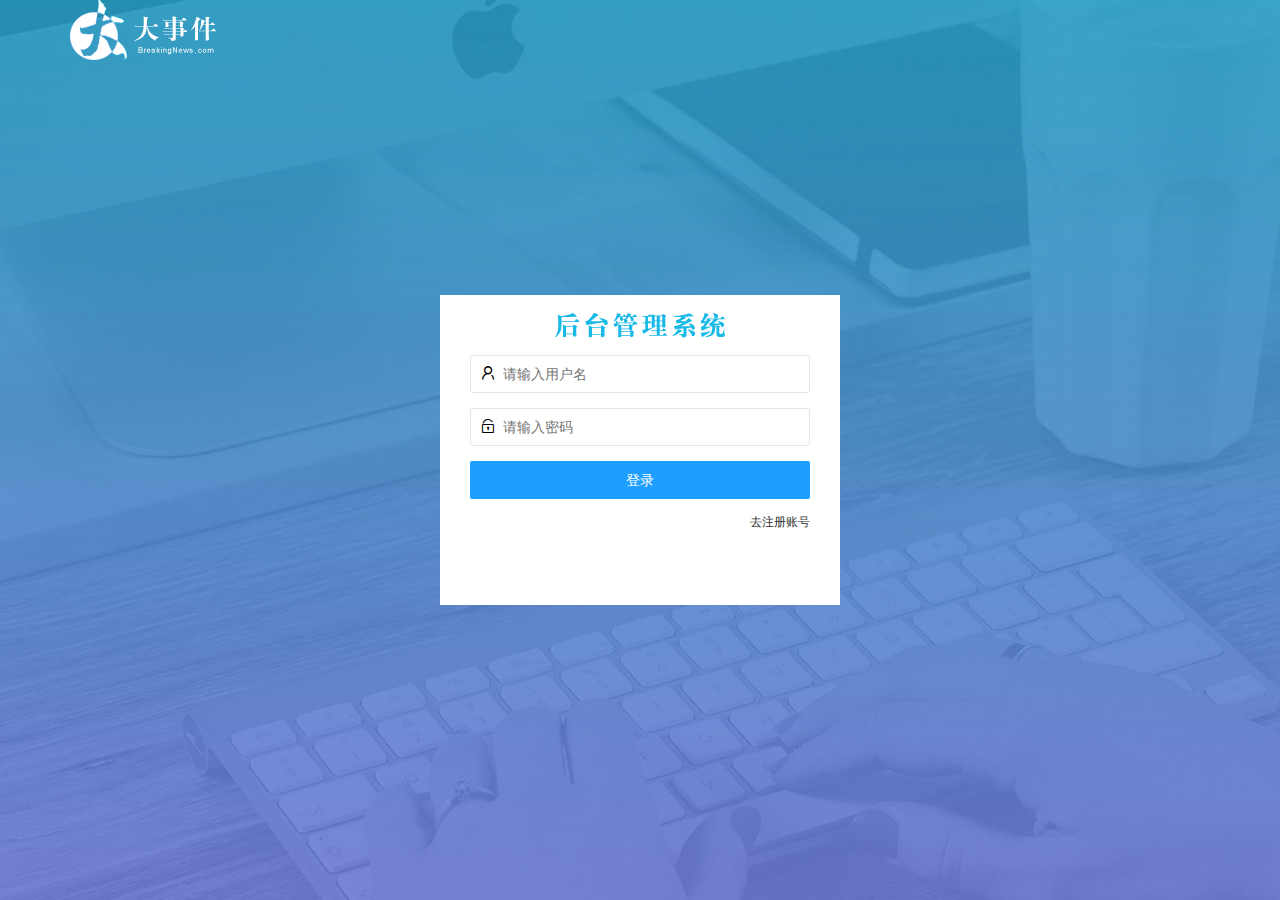
<file: login.html>
<!DOCTYPE html>
<html lang="en">

<head>
    <meta charset="UTF-8">
    <meta http-equiv="X-UA-Compatible" content="IE=edge">
    <meta name="viewport" content="width=device-width, initial-scale=1.0">
    <title>Document</title>
    <!-- 导入LayUI样式 -->
    <link rel="stylesheet" href="./assets/lib/layui/css/layui.css">
    <!-- 导入自定义样式 -->
    <link rel="stylesheet" href="./assets/css/login.css">
</head>

<body>
    <!-- 头部 logo 区域 -->
    <div class="layui-main">
        <img src="/assets/images/logo.png" alt="" />
    </div>
    
    <!-- 登录注册区域 -->
    <div class="loginAndRegBox">
        <!-- 登录标题 -->
        <div class="title-box"></div>
        <!-- 登录 -->
        <div class="login-box">
            <form class="layui-form" action="" id='form_login'>
                <!-- 用户名 -->
                <div class="layui-form-item">
                    <i class="layui-icon layui-icon-username"></i>
                    <input type="text" name="username" required lay-verify="required" placeholder="请输入用户名"
                        autocomplete="off" class="layui-input" />
                </div>
                <!-- 密码 -->
                <div class="layui-form-item">
                    <i class="layui-icon layui-icon-password"></i>
                    <input type="password" name="password" required lay-verify="required|pass" placeholder="请输入密码"
                        autocomplete="off" class="layui-input" />
                </div>
                <!-- 登录按钮 -->
                <div class="layui-form-item">
                    <!-- 注意：表单提交按钮和普通按钮的区别，就是 lay-submit 属性 -->
                    <button class="layui-btn layui-btn-normal layui-btn-fluid" lay-submit>
                        登录
                    </button>
                </div>
                <div class="layui-form-item link">
                    <a href="javascript:;" id="link_reg">去注册账号</a>
                </div>
            </form>
        </div>
        <!-- 注册 -->
        <div class="reg-box">
            <form class="layui-form" id="form_reg">
                <!-- 用户名 -->
                <div class="layui-form-item">
                    <i class="layui-icon layui-icon-username"></i>
                    <input type="text" name="username" required lay-verify="required" placeholder="请输入用户名"
                        autocomplete="off" class="layui-input" />
                </div>
                <!-- 密码 -->
                <div class="layui-form-item">
                    <i class="layui-icon layui-icon-password"></i>
                    <input type="password" name="password" required lay-verify="required|pass" placeholder="请输入密码"
                        autocomplete="off" class="layui-input" />
                </div>

                <!-- 确认密码 -->
                <div class="layui-form-item">
                    <i class="layui-icon layui-icon-password"></i>
                    <input type="password" name="repassword" required lay-verify="required|pass|repass"
                        placeholder="再次确认密码" autocomplete="off" class="layui-input" />
                </div>
                <!-- 注册按钮 -->
                <div class="layui-form-item">
                    <!-- 注意：表单提交按钮和普通按钮的区别，就是 lay-submit 属性 -->
                    <button class="layui-btn layui-btn-normal layui-btn-fluid" lay-submit>
                        注册
                    </button>
                </div>
                <div class="layui-form-item link">
                    <a href="javascript:;" id="link_login">去登录</a>
                </div>
            </form>
        </div>
    </div>

    <!-- 导入LayUI JS文件 -->
    <script src="./assets/lib/layui/layui.all.js"></script>
    <!-- 导入jquery文件 -->
    <script src="./assets/lib/jquery.js"></script>
    <!-- 导入请求过滤器 (配置文件放前面)-->
    <script src="./assets/js/baseApi.js"></script>
    <!-- 导入自定义 JS文件 -->
    <script src="/assets/js/login.js"></script>

</body>

</html>
</file>
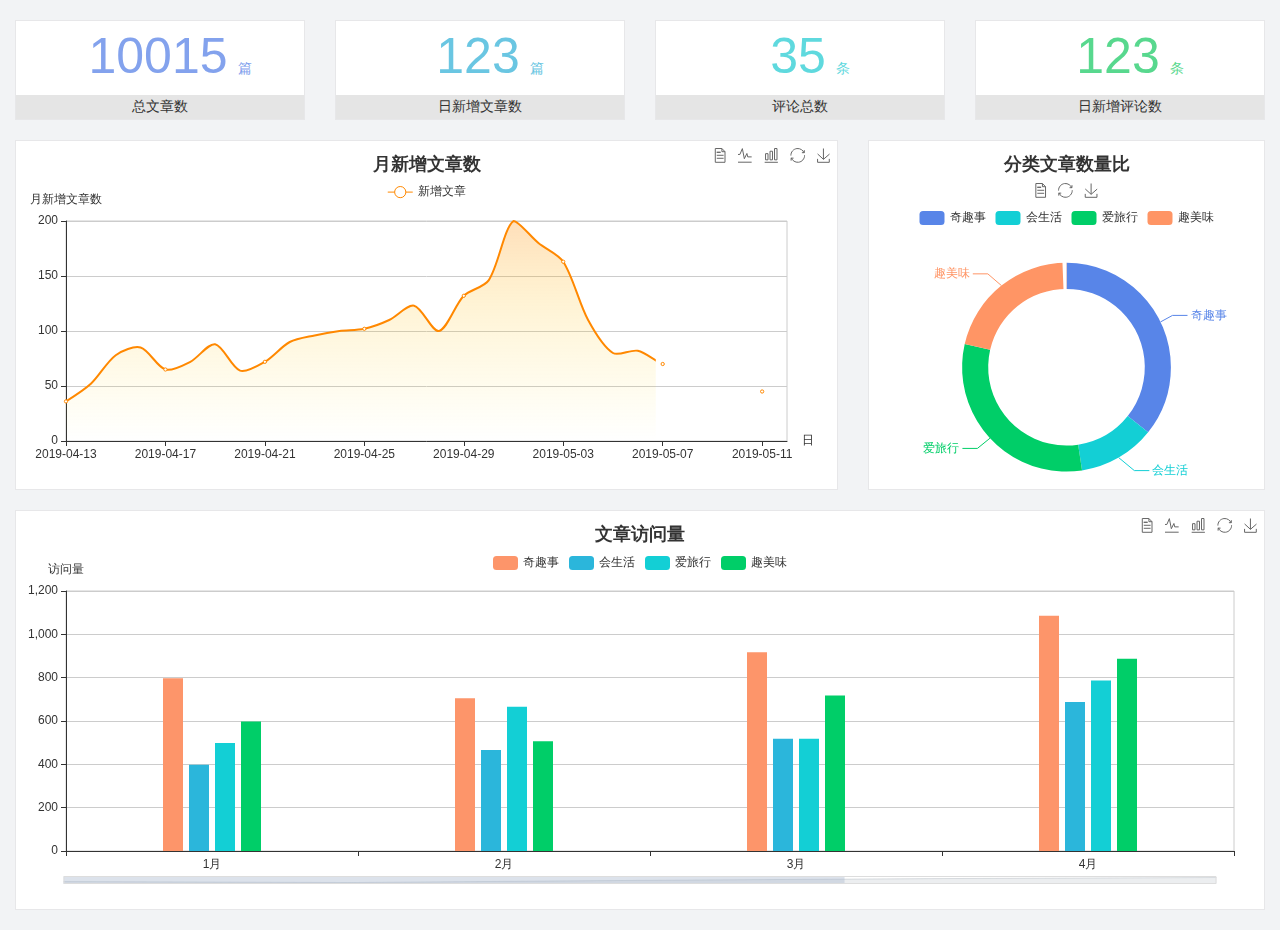
<file: home/dashboard.html>
<!DOCTYPE html>
<html lang="en">

<head>
  <meta charset="UTF-8">
  <meta name="viewport" content="width=device-width, initial-scale=1.0">
  <meta http-equiv="X-UA-Compatible" content="ie=edge">
  <title>图表统计</title>
  <link rel="stylesheet" href="../../assets/lib/bootstrap.css" />
  <link rel="stylesheet" href="../../assets/lib/main.css" />
  <script src="../../assets/lib/jquery.js"></script>
  <script type="text/javascript" src="../../assets/lib/echarts.min.js"></script>
</head>

<body>
  <div class="container-fluid">
    <div class="row spannel_list">
      <div class="col-sm-3 col-xs-6">
        <div class="spannel">
          <em>10015</em><span>篇</span>
          <b>总文章数</b>
        </div>
      </div>
      <div class="col-sm-3 col-xs-6">
        <div class="spannel scolor01">
          <em>123</em><span>篇</span>
          <b>日新增文章数</b>
        </div>
      </div>
      <div class="col-sm-3 col-xs-6">
        <div class="spannel scolor02">
          <em>35</em><span>条</span>
          <b>评论总数</b>
        </div>
      </div>
      <div class="col-sm-3 col-xs-6">
        <div class="spannel scolor03">
          <em>123</em><span>条</span>
          <b>日新增评论数</b>
        </div>
      </div>
    </div>
  </div>

  <div class="container-fluid">
    <div class="row curve-pie">
      <div class="col-lg-8 col-md-8">
        <div class="gragh_pannel" id="curve_show"></div>
      </div>
      <div class="col-lg-4 col-md-4">
        <div class="gragh_pannel" id="pie_show"></div>
      </div>
    </div>
  </div>

  <div class="container-fluid">
    <div class="column_pannel" id="column_show"></div>
  </div>

  <script>
    var oChart = echarts.init(document.getElementById('curve_show'));
    var aList_all = [
      { 'count': 36, 'date': '2019-04-13' },
      { 'count': 52, 'date': '2019-04-14' },
      { 'count': 78, 'date': '2019-04-15' },
      { 'count': 85, 'date': '2019-04-16' },
      { 'count': 65, 'date': '2019-04-17' },
      { 'count': 72, 'date': '2019-04-18' },
      { 'count': 88, 'date': '2019-04-19' },
      { 'count': 64, 'date': '2019-04-20' },
      { 'count': 72, 'date': '2019-04-21' },
      { 'count': 90, 'date': '2019-04-22' },
      { 'count': 96, 'date': '2019-04-23' },
      { 'count': 100, 'date': '2019-04-24' },
      { 'count': 102, 'date': '2019-04-25' },
      { 'count': 110, 'date': '2019-04-26' },
      { 'count': 123, 'date': '2019-04-27' },
      { 'count': 100, 'date': '2019-04-28' },
      { 'count': 132, 'date': '2019-04-29' },
      { 'count': 146, 'date': '2019-04-30' },
      { 'count': 200, 'date': '2019-05-01' },
      { 'count': 180, 'date': '2019-05-02' },
      { 'count': 163, 'date': '2019-05-03' },
      { 'count': 110, 'date': '2019-05-04' },
      { 'count': 80, 'date': '2019-05-05' },
      { 'count': 82, 'date': '2019-05-06' },
      { 'count': 70, 'date': '2019-05-07' },
      { 'count': 65, 'date': '2019-05-08' },
      { 'count': 54, 'date': '2019-05-09' },
      { 'count': 40, 'date': '2019-05-10' },
      { 'count': 45, 'date': '2019-05-11' },
      { 'count': 38, 'date': '2019-05-12' },
    ];

    let aCount = [];
    let aDate = [];

    for (var i = 0; i < aList_all.length; i++) {
      aCount.push(aList_all[i].count);
      aDate.push(aList_all[i].date);
    }

    var chartopt = {
      title: {
        text: '月新增文章数',
        left: 'center',
        top: '10'
      },
      tooltip: {
        trigger: 'axis'
      },
      legend: {
        data: ['新增文章'],
        top: '40'
      },
      toolbox: {
        show: true,
        feature: {
          mark: { show: true },
          dataView: { show: true, readOnly: false },
          magicType: { show: true, type: ['line', 'bar'] },
          restore: { show: true },
          saveAsImage: { show: true }
        }
      },
      calculable: true,
      xAxis: [
        {
          name: '日',
          type: 'category',
          boundaryGap: false,
          data: aDate
        }
      ],
      yAxis: [
        {
          name: '月新增文章数',
          type: 'value'
        }
      ],
      series: [
        {
          name: '新增文章',
          type: 'line',
          smooth: true,
          itemStyle: { normal: { areaStyle: { type: 'default' }, color: '#f80' }, lineStyle: { color: '#f80' } },
          data: aCount
        }],
      areaStyle: {
        normal: {
          color: new echarts.graphic.LinearGradient(0, 0, 0, 1, [{
            offset: 0,
            color: 'rgba(255,136,0,0.39)'
          }, {
            offset: .34,
            color: 'rgba(255,180,0,0.25)'
          }, {
            offset: 1,
            color: 'rgba(255,222,0,0.00)'
          }])

        }
      },
      grid: {
        show: true,
        x: 50,
        x2: 50,
        y: 80,
        height: 220
      }
    };

    oChart.setOption(chartopt);


    var oPie = echarts.init(document.getElementById('pie_show'));
    var oPieopt =
    {
      title: {
        top: 10,
        text: '分类文章数量比',
        x: 'center'
      },
      tooltip: {
        trigger: 'item',
        formatter: "{a} <br/>{b} : {c} ({d}%)"
      },
      color: ['#5885e8', '#13cfd5', '#00ce68', '#ff9565'],
      legend: {
        x: 'center',
        top: 65,
        data: ['奇趣事', '会生活', '爱旅行', '趣美味']
      },
      toolbox: {
        show: true,
        x: 'center',
        top: 35,
        feature: {
          mark: { show: true },
          dataView: { show: true, readOnly: false },
          magicType: {
            show: true,
            type: ['pie', 'funnel'],
            option: {
              funnel: {
                x: '25%',
                width: '50%',
                funnelAlign: 'left',
                max: 1548
              }
            }
          },
          restore: { show: true },
          saveAsImage: { show: true }
        }
      },
      calculable: true,
      series: [
        {
          name: '访问来源',
          type: 'pie',
          radius: ['45%', '60%'],
          center: ['50%', '65%'],
          data: [
            { value: 300, name: '奇趣事' },
            { value: 100, name: '会生活' },
            { value: 260, name: '爱旅行' },
            { value: 180, name: '趣美味' }
          ]
        }
      ]
    };
    oPie.setOption(oPieopt);



    var oColumn = this.echarts.init(document.getElementById('column_show'));
    var oColumnopt =
    {
      title: {
        text: '文章访问量',
        left: 'center',
        top: '10'
      },
      tooltip: {
        trigger: 'axis'
      },
      legend: {
        data: ['奇趣事', '会生活', '爱旅行', '趣美味'],
        top: '40'
      },
      toolbox: {
        show: true,
        feature: {
          mark: { show: true },
          dataView: { show: true, readOnly: false },
          magicType: { show: true, type: ['line', 'bar'] },
          restore: { show: true },
          saveAsImage: { show: true }
        }
      },
      calculable: true,
      xAxis: [
        {
          type: 'category',
          data: ['1月', '2月', '3月', '4月', '5月']
        }
      ],
      yAxis: [
        {
          name: '访问量',
          type: 'value'
        }
      ],
      series: [
        {
          name: '奇趣事',
          type: 'bar',
          barWidth: 20,
          itemStyle: {
            normal: { areaStyle: { type: 'default' }, color: '#fd956a' }
          },
          data: [800, 708, 920, 1090, 1200]
        },
        {
          name: '会生活',
          type: 'bar',
          barWidth: 20,
          itemStyle: {
            normal: { areaStyle: { type: 'default' }, color: '#2bb6db' }
          },
          data: [400, 468, 520, 690, 800]
        },
        {
          name: '爱旅行',
          type: 'bar',
          barWidth: 20,
          itemStyle: {
            normal: { areaStyle: { type: 'default' }, color: '#13cfd5' }
          },
          data: [500, 668, 520, 790, 900]
        },
        {
          name: '趣美味',
          type: 'bar',
          barWidth: 20,
          itemStyle: {
            normal: { areaStyle: { type: 'default' }, color: '#00ce68' }
          },
          data: [600, 508, 720, 890, 1000]
        }
      ],
      grid: {
        show: true,
        x: 50,
        x2: 30,
        y: 80,
        height: 260
      },
      dataZoom: [//给x轴设置滚动条
        {
          start: 0,//默认为0
          end: 100 - 1000 / 31,//默认为100
          type: 'slider',
          show: true,
          xAxisIndex: [0],
          handleSize: 0,//滑动条的 左右2个滑动条的大小
          height: 8,//组件高度
          left: 45, //左边的距离
          right: 50,//右边的距离
          bottom: 26,//右边的距离
          handleColor: '#ddd',//h滑动图标的颜色
          handleStyle: {
            borderColor: "#cacaca",
            borderWidth: "1",
            shadowBlur: 2,
            background: "#ddd",
            shadowColor: "#ddd",
          }
        }]
    };
    oColumn.setOption(oColumnopt);
  </script>
</body>

</html>
</file>
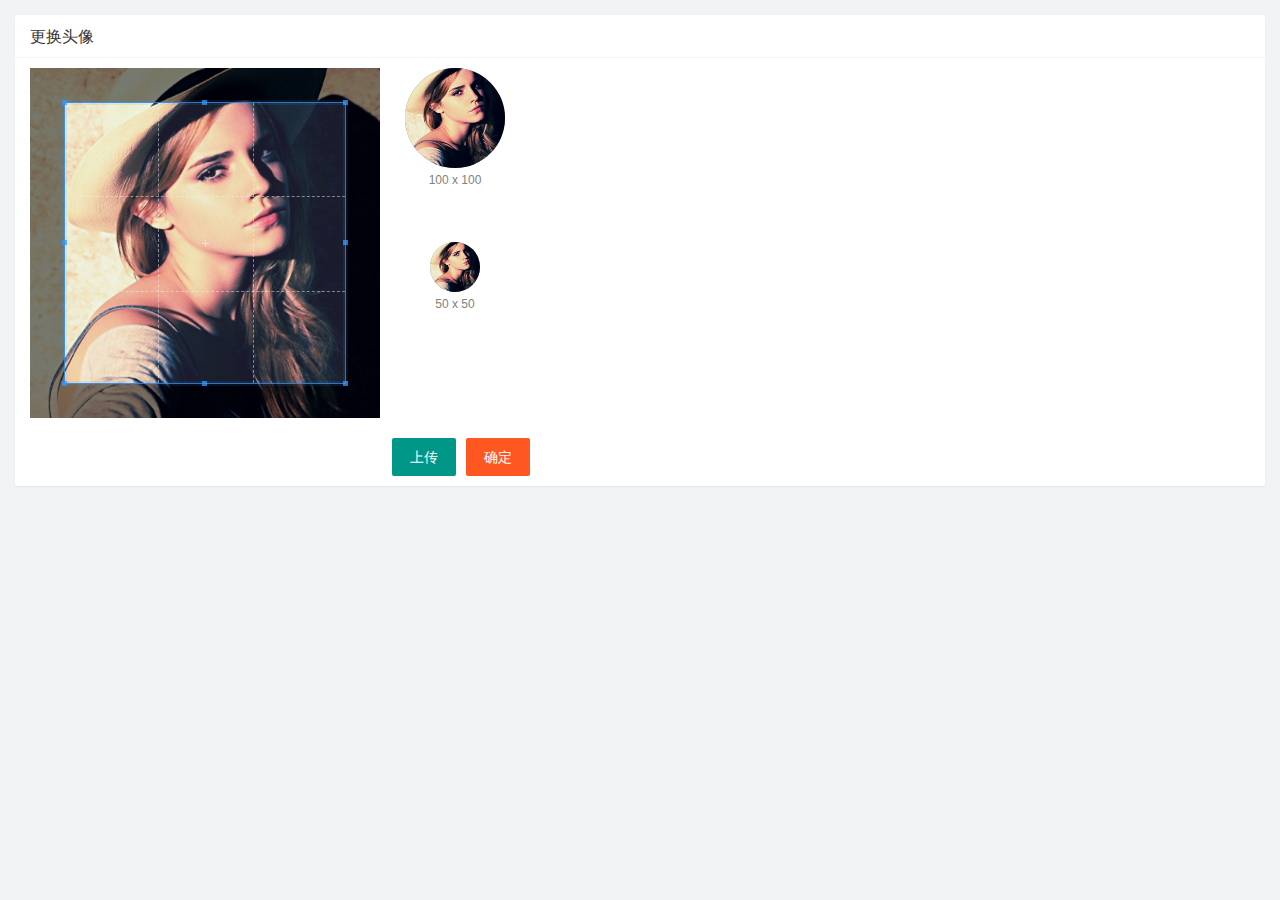
<file: user/user_ avatar.html>
<!DOCTYPE html>
<html lang="en">

<head>
    <meta charset="UTF-8">
    <meta http-equiv="X-UA-Compatible" content="IE=edge">
    <meta name="viewport" content="width=device-width, initial-scale=1.0">
    <title>Document</title>
    <link rel="stylesheet" href="/assets/lib/layui/css/layui.css">
    <link rel="stylesheet" href="/assets/css/user/user_avatar.css">
    <link rel="stylesheet" href="/assets/lib/cropper/cropper.css">
</head>

<body>
    <div class="layui-card">
        <input type="file" id="file" accept="image/png,image/jpeg" />
        <div class="layui-card-header">
            <h3>更换头像</h3>
        </div>
        <div class="layui-card-body">
            <!-- 第一行的图片裁剪和预览区域 -->
            <div class="row1">
                <!-- 图片裁剪区域 -->
                <div class="cropper-box">
                    <!-- 这个 img 标签很重要，将来会把它初始化为裁剪区域 -->
                    <img id="image" src="/assets/images/sample.jpg" />
                </div>
                <!-- 图片的预览区域 -->
                <div class="preview-box">
                    <div>
                        <!-- 宽高为 100px 的预览区域 -->
                        <div class="img-preview w100"></div>
                        <p class="size">100 x 100</p>
                    </div>
                    <div>
                        <!-- 宽高为 50px 的预览区域 -->
                        <div class="img-preview w50"></div>
                        <p class="size">50 x 50</p>
                    </div>
                </div>
            </div>
            <!-- 第二行的按钮区域 -->
            <div class="row2">
                <button type="button" class="layui-btn"  id = 'uploadBtn'>上传</button>
                <button type="button" class="layui-btn layui-btn-danger" id = 'sureBtn'>确定</button>
            </div>
        </div>
    </div>

    <script src="/assets/lib/layui/layui.all.js"></script>
    <script src="/assets/lib/jquery.js"></script>
    <script src="/assets/lib/cropper/Cropper.js"></script>
    <script src="/assets/lib/cropper/jquery-cropper.js"></script>
    <script src="/assets/js/baseApi.js"></script>
    <script src="/assets/js/user_avatar.js"></script>
</body>

</html>
</file>
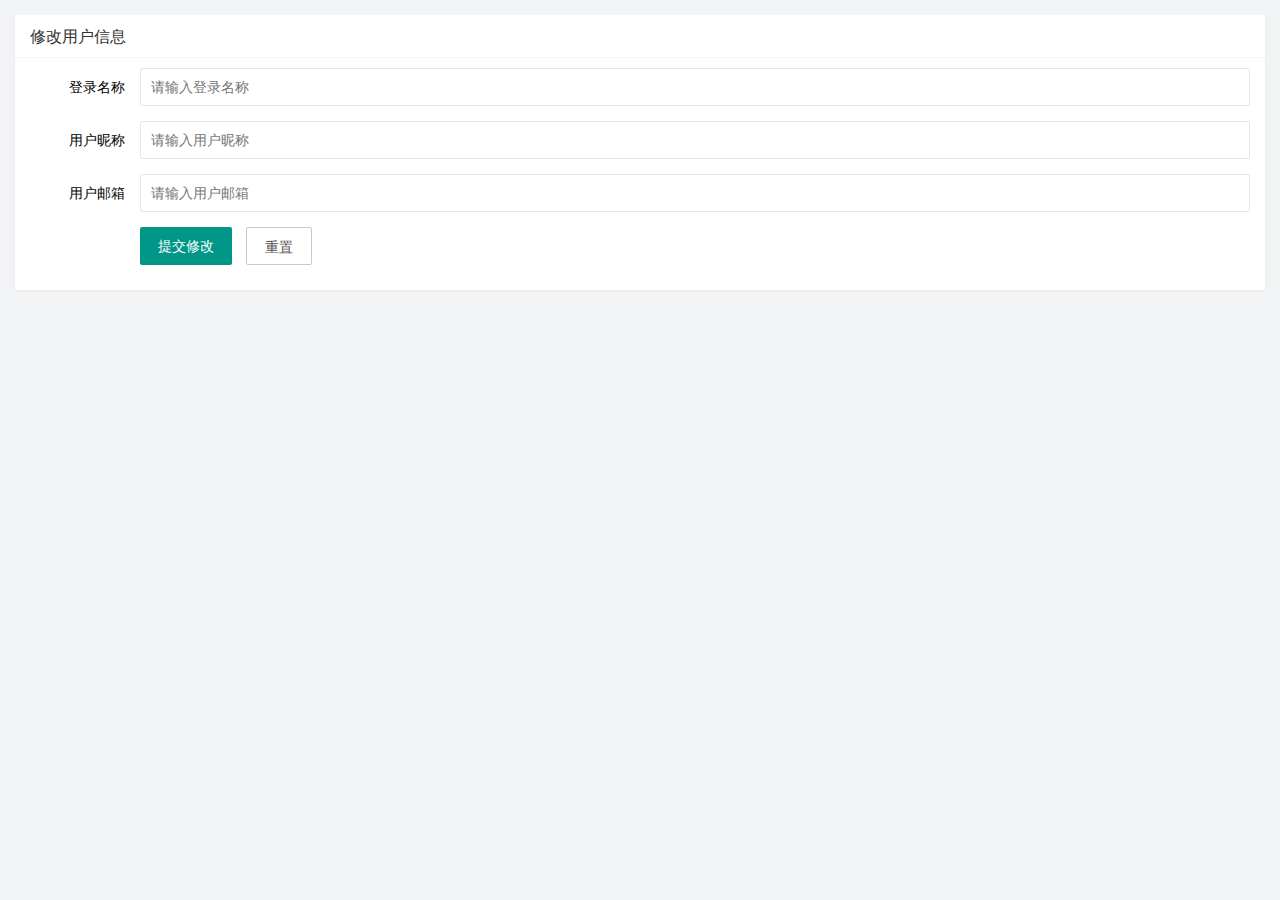
<file: user/user_info.html>
<!DOCTYPE html>
<html lang="en">

<head>
    <meta charset="UTF-8">
    <meta http-equiv="X-UA-Compatible" content="IE=edge">
    <meta name="viewport" content="width=device-width, initial-scale=1.0">
    <title>Document</title>
    <link rel="stylesheet" href="/assets/lib/layui/css/layui.css">
    <link rel="stylesheet" href="/assets/css/user/user_info.css">
</head>

<body>
    <div class="layui-card">
        <div class="layui-card-header">
            <h3> 修改用户信息</h3>
        </div>
        <div class="layui-card-body">
            <!-- form 表单 -->
            <form class="layui-form" action="" Lay-filter = 'formUserInfo'>
                <!-- 设置一个隐藏的input框存放id的值 -->
                <input type="hidden" name="id">
                <div class="layui-form-item">
                    <label class="layui-form-label">登录名称</label>
                    <div class="layui-input-block">
                        <input type="text" name="username" required readonly lay-verify="required" placeholder="请输入登录名称"
                            autocomplete="off" class="layui-input" />
                    </div>
                </div>
                <div class="layui-form-item">
                    <label class="layui-form-label">用户昵称</label>
                    <div class="layui-input-block">
                        <input type="text" name="nickname" required lay-verify="required|nickname" placeholder="请输入用户昵称"
                            autocomplete="off" class="layui-input" />
                    </div>
                </div>
                <div class="layui-form-item">
                    <label class="layui-form-label">用户邮箱</label>
                    <div class="layui-input-block">
                        <input type="text" name="email" required lay-verify="required|email" placeholder="请输入用户邮箱"
                            autocomplete="off" class="layui-input" />
                    </div>
                </div>
                <div class="layui-form-item">
                    <div class="layui-input-block">
                        <button class="layui-btn" lay-submit lay-filter="formDemo">提交修改</button>
                        <button type="reset" class="layui-btn layui-btn-primary" id = 'resetBtn'>重置</button>
                    </div>
                </div>
            </form>
        </div>
    </div>

    <script src="/assets/lib/layui/layui.all.js"></script>
    <script src="/assets/lib/jquery.js"></script>
    <script src="/assets/js/baseApi.js"></script>
    <script src="/assets/js/user_info.js"></script>
</body>

</html>
</file>
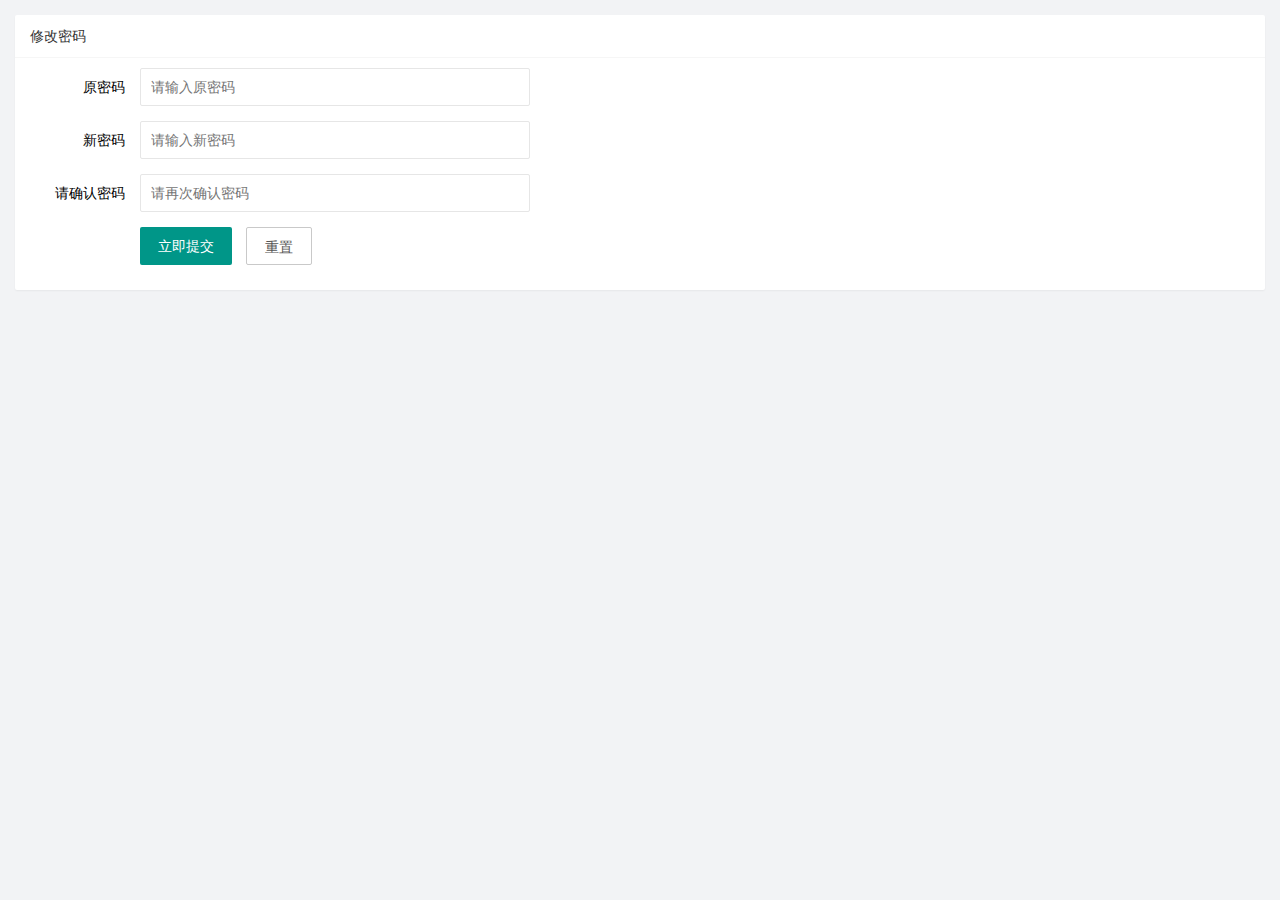
<file: user/user_pwd.html>
<!DOCTYPE html>
<html lang="en">

<head>
    <meta charset="UTF-8">
    <meta http-equiv="X-UA-Compatible" content="IE=edge">
    <meta name="viewport" content="width=device-width, initial-scale=1.0">
    <title>Document</title>
    <link rel="stylesheet" href="/assets/lib/layui/css/layui.css">
    <link rel="stylesheet" href="/assets/css/user/user_pwd.css">
</head>

<body>

    <div class="layui-card">
        <div class="layui-card-header">修改密码</div>
        <div class="layui-card-body">
            <form class="layui-form" action="" lay-filter="formUserPwd">
                <div class="layui-form-item">
                    <label class="layui-form-label">原密码</label>
                    <div class="layui-input-block">
                        <input type="password" name="oldPwd" required lay-verify="required|pwd" placeholder="请输入原密码"
                            autocomplete="off" class="layui-input" />
                    </div>
                </div>
                <div class="layui-form-item">
                    <label class="layui-form-label">新密码</label>
                    <div class="layui-input-block">
                        <input type="password" name="newPwd" required lay-verify="required|pwd|samePwd" placeholder="请输入新密码"
                            autocomplete="off" class="layui-input" />
                    </div>
                </div>
                <div class="layui-form-item">
                    <label class="layui-form-label">请确认密码</label>
                    <div class="layui-input-block">
                        <input type="password" name="rePwd" required lay-verify="required|pwd|rePwd" placeholder="请再次确认密码"
                            autocomplete="off" class="layui-input" />
                    </div>
                </div>
                <div class="layui-form-item">
                    <div class="layui-input-block">
                        <button class="layui-btn" lay-submit lay-filter="formDemo">
                            立即提交
                        </button>
                        <button type="reset" class="layui-btn layui-btn-primary" id = 'resetBtn'>
                            重置
                        </button>
                    </div>
                </div>
            </form>
        </div>
    </div>
    <script src="/assets/lib/layui/layui.all.js"></script>
    <script src="/assets/lib/jquery.js"></script>
    <script src="/assets/js/baseApi.js"></script>
    <script src="/assets/js/user_pwd.js"></script>
</body>

</html>
</file>
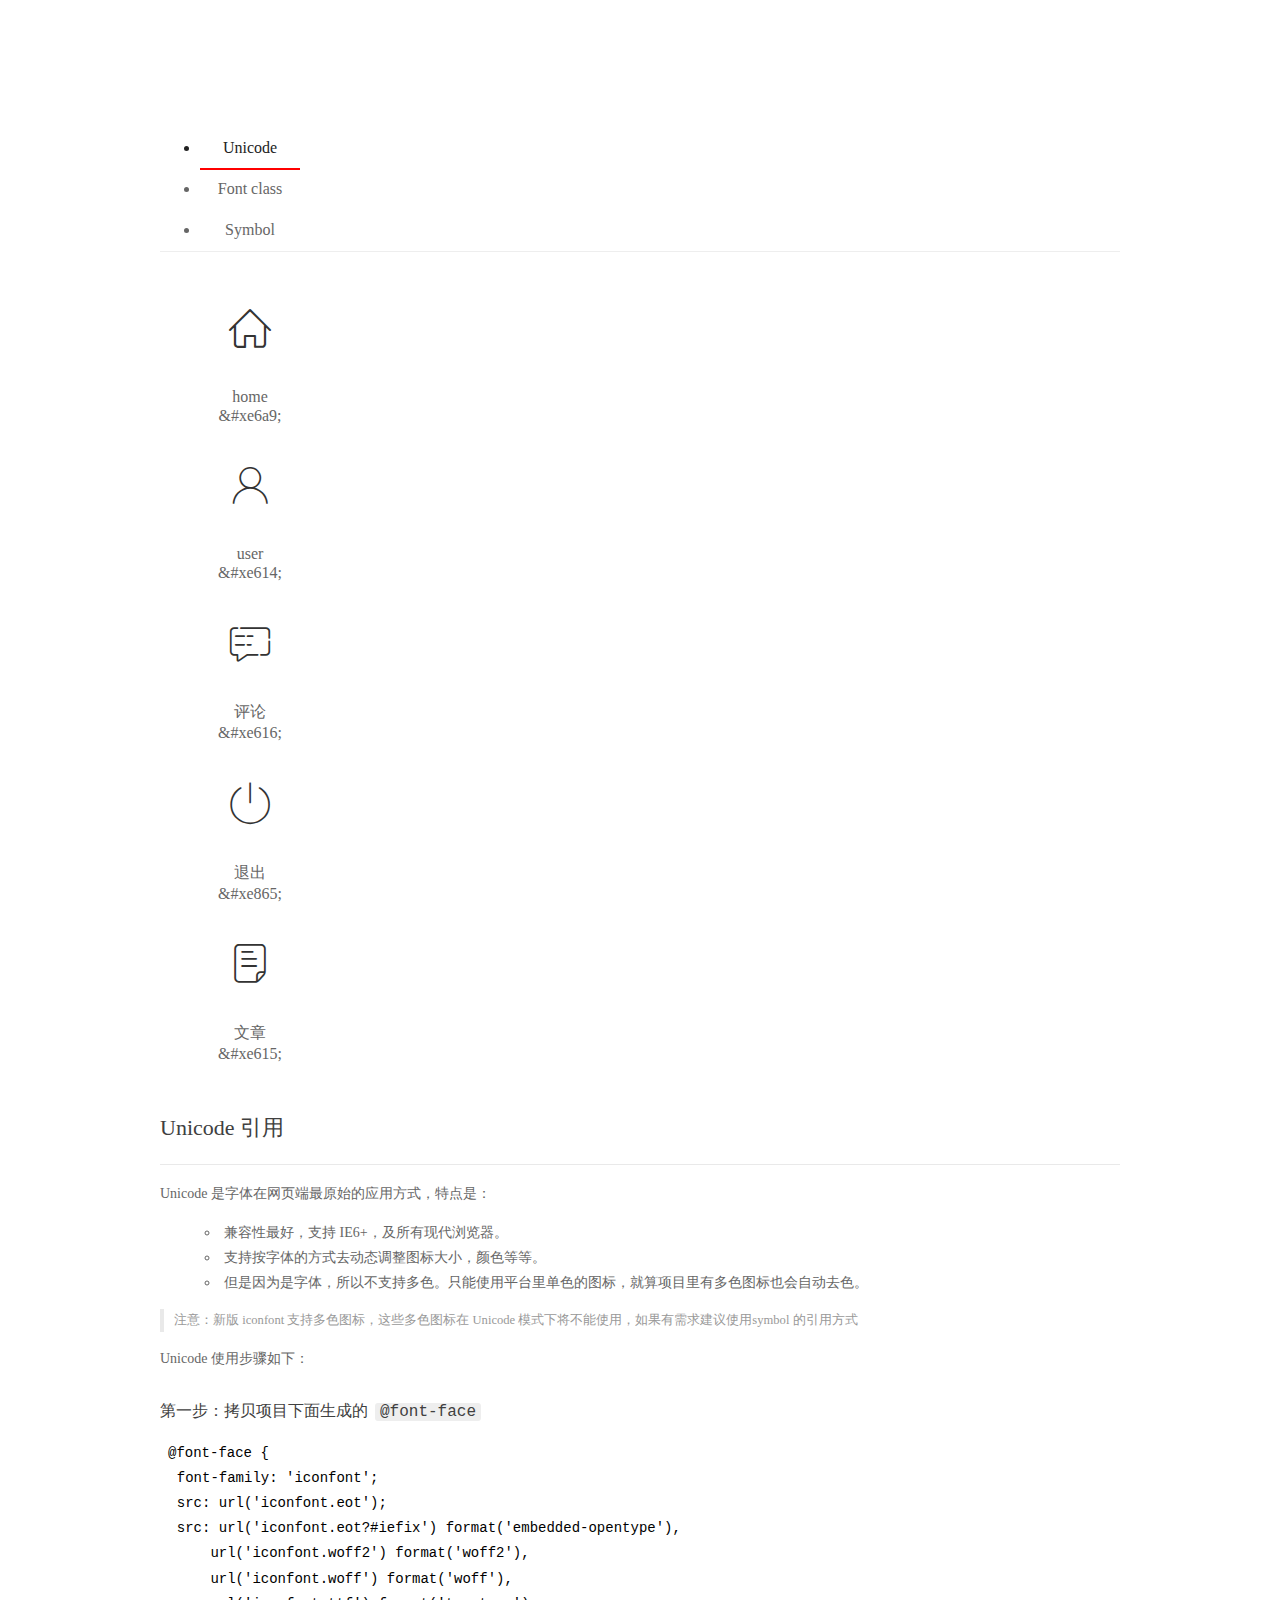
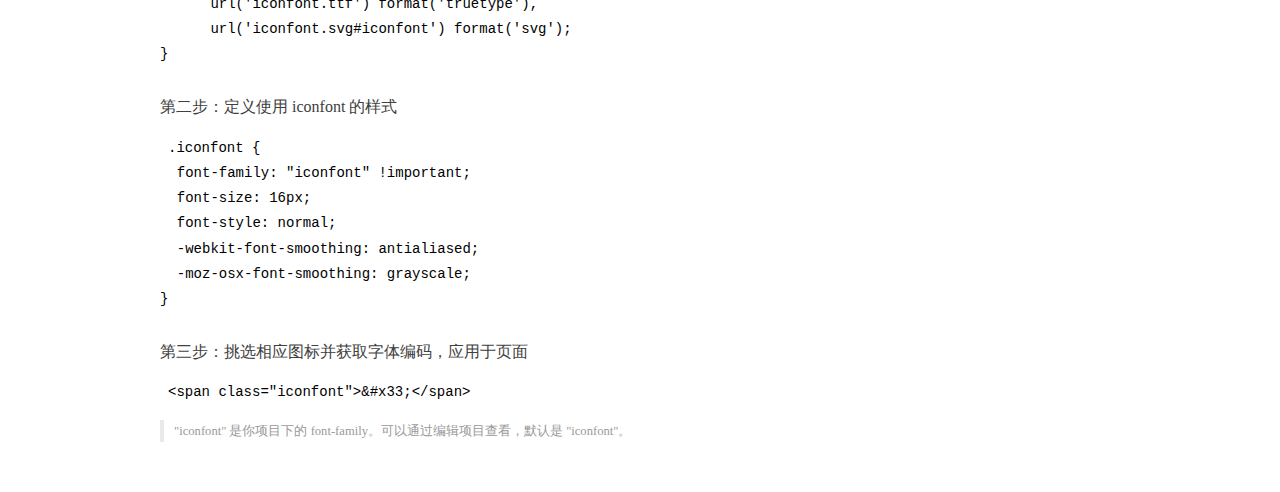
<file: assets/fonts/demo_index.html>
<!DOCTYPE html>
<html>
<head>
  <meta charset="utf-8"/>
  <title>IconFont Demo</title>
  <link rel="shortcut icon" href="https://gtms04.alicdn.com/tps/i4/TB1_oz6GVXXXXaFXpXXJDFnIXXX-64-64.ico" type="image/x-icon"/>
  <link rel="stylesheet" href="https://g.alicdn.com/thx/cube/1.3.2/cube.min.css">
  <link rel="stylesheet" href="demo.css">
  <link rel="stylesheet" href="iconfont.css">
  <script src="iconfont.js"></script>
  <!-- jQuery -->
  <script src="https://a1.alicdn.com/oss/uploads/2018/12/26/7bfddb60-08e8-11e9-9b04-53e73bb6408b.js"></script>
  <!-- 代码高亮 -->
  <script src="https://a1.alicdn.com/oss/uploads/2018/12/26/a3f714d0-08e6-11e9-8a15-ebf944d7534c.js"></script>
</head>
<body>
  <div class="main">
    <h1 class="logo"><a href="https://www.iconfont.cn/" title="iconfont 首页" target="_blank">&#xe86b;</a></h1>
    <div class="nav-tabs">
      <ul id="tabs" class="dib-box">
        <li class="dib active"><span>Unicode</span></li>
        <li class="dib"><span>Font class</span></li>
        <li class="dib"><span>Symbol</span></li>
      </ul>
      
    </div>
    <div class="tab-container">
      <div class="content unicode" style="display: block;">
          <ul class="icon_lists dib-box">
          
            <li class="dib">
              <span class="icon iconfont">&#xe6a9;</span>
                <div class="name">home</div>
                <div class="code-name">&amp;#xe6a9;</div>
              </li>
          
            <li class="dib">
              <span class="icon iconfont">&#xe614;</span>
                <div class="name">user</div>
                <div class="code-name">&amp;#xe614;</div>
              </li>
          
            <li class="dib">
              <span class="icon iconfont">&#xe616;</span>
                <div class="name">评论</div>
                <div class="code-name">&amp;#xe616;</div>
              </li>
          
            <li class="dib">
              <span class="icon iconfont">&#xe865;</span>
                <div class="name">退出</div>
                <div class="code-name">&amp;#xe865;</div>
              </li>
          
            <li class="dib">
              <span class="icon iconfont">&#xe615;</span>
                <div class="name">文章</div>
                <div class="code-name">&amp;#xe615;</div>
              </li>
          
          </ul>
          <div class="article markdown">
          <h2 id="unicode-">Unicode 引用</h2>
          <hr>

          <p>Unicode 是字体在网页端最原始的应用方式，特点是：</p>
          <ul>
            <li>兼容性最好，支持 IE6+，及所有现代浏览器。</li>
            <li>支持按字体的方式去动态调整图标大小，颜色等等。</li>
            <li>但是因为是字体，所以不支持多色。只能使用平台里单色的图标，就算项目里有多色图标也会自动去色。</li>
          </ul>
          <blockquote>
            <p>注意：新版 iconfont 支持多色图标，这些多色图标在 Unicode 模式下将不能使用，如果有需求建议使用symbol 的引用方式</p>
          </blockquote>
          <p>Unicode 使用步骤如下：</p>
          <h3 id="-font-face">第一步：拷贝项目下面生成的 <code>@font-face</code></h3>
<pre><code class="language-css"
>@font-face {
  font-family: 'iconfont';
  src: url('iconfont.eot');
  src: url('iconfont.eot?#iefix') format('embedded-opentype'),
      url('iconfont.woff2') format('woff2'),
      url('iconfont.woff') format('woff'),
      url('iconfont.ttf') format('truetype'),
      url('iconfont.svg#iconfont') format('svg');
}
</code></pre>
          <h3 id="-iconfont-">第二步：定义使用 iconfont 的样式</h3>
<pre><code class="language-css"
>.iconfont {
  font-family: "iconfont" !important;
  font-size: 16px;
  font-style: normal;
  -webkit-font-smoothing: antialiased;
  -moz-osx-font-smoothing: grayscale;
}
</code></pre>
          <h3 id="-">第三步：挑选相应图标并获取字体编码，应用于页面</h3>
<pre>
<code class="language-html"
>&lt;span class="iconfont"&gt;&amp;#x33;&lt;/span&gt;
</code></pre>
          <blockquote>
            <p>"iconfont" 是你项目下的 font-family。可以通过编辑项目查看，默认是 "iconfont"。</p>
          </blockquote>
          </div>
      </div>
      <div class="content font-class">
        <ul class="icon_lists dib-box">
          
          <li class="dib">
            <span class="icon iconfont icon-home"></span>
            <div class="name">
              home
            </div>
            <div class="code-name">.icon-home
            </div>
          </li>
          
          <li class="dib">
            <span class="icon iconfont icon-user"></span>
            <div class="name">
              user
            </div>
            <div class="code-name">.icon-user
            </div>
          </li>
          
          <li class="dib">
            <span class="icon iconfont icon-pinglun"></span>
            <div class="name">
              评论
            </div>
            <div class="code-name">.icon-pinglun
            </div>
          </li>
          
          <li class="dib">
            <span class="icon iconfont icon-tuichu"></span>
            <div class="name">
              退出
            </div>
            <div class="code-name">.icon-tuichu
            </div>
          </li>
          
          <li class="dib">
            <span class="icon iconfont icon-16"></span>
            <div class="name">
              文章
            </div>
            <div class="code-name">.icon-16
            </div>
          </li>
          
        </ul>
        <div class="article markdown">
        <h2 id="font-class-">font-class 引用</h2>
        <hr>

        <p>font-class 是 Unicode 使用方式的一种变种，主要是解决 Unicode 书写不直观，语意不明确的问题。</p>
        <p>与 Unicode 使用方式相比，具有如下特点：</p>
        <ul>
          <li>兼容性良好，支持 IE8+，及所有现代浏览器。</li>
          <li>相比于 Unicode 语意明确，书写更直观。可以很容易分辨这个 icon 是什么。</li>
          <li>因为使用 class 来定义图标，所以当要替换图标时，只需要修改 class 里面的 Unicode 引用。</li>
          <li>不过因为本质上还是使用的字体，所以多色图标还是不支持的。</li>
        </ul>
        <p>使用步骤如下：</p>
        <h3 id="-fontclass-">第一步：引入项目下面生成的 fontclass 代码：</h3>
<pre><code class="language-html">&lt;link rel="stylesheet" href="./iconfont.css"&gt;
</code></pre>
        <h3 id="-">第二步：挑选相应图标并获取类名，应用于页面：</h3>
<pre><code class="language-html">&lt;span class="iconfont icon-xxx"&gt;&lt;/span&gt;
</code></pre>
        <blockquote>
          <p>"
            iconfont" 是你项目下的 font-family。可以通过编辑项目查看，默认是 "iconfont"。</p>
        </blockquote>
      </div>
      </div>
      <div class="content symbol">
          <ul class="icon_lists dib-box">
          
            <li class="dib">
                <svg class="icon svg-icon" aria-hidden="true">
                  <use xlink:href="#icon-home"></use>
                </svg>
                <div class="name">home</div>
                <div class="code-name">#icon-home</div>
            </li>
          
            <li class="dib">
                <svg class="icon svg-icon" aria-hidden="true">
                  <use xlink:href="#icon-user"></use>
                </svg>
                <div class="name">user</div>
                <div class="code-name">#icon-user</div>
            </li>
          
            <li class="dib">
                <svg class="icon svg-icon" aria-hidden="true">
                  <use xlink:href="#icon-pinglun"></use>
                </svg>
                <div class="name">评论</div>
                <div class="code-name">#icon-pinglun</div>
            </li>
          
            <li class="dib">
                <svg class="icon svg-icon" aria-hidden="true">
                  <use xlink:href="#icon-tuichu"></use>
                </svg>
                <div class="name">退出</div>
                <div class="code-name">#icon-tuichu</div>
            </li>
          
            <li class="dib">
                <svg class="icon svg-icon" aria-hidden="true">
                  <use xlink:href="#icon-16"></use>
                </svg>
                <div class="name">文章</div>
                <div class="code-name">#icon-16</div>
            </li>
          
          </ul>
          <div class="article markdown">
          <h2 id="symbol-">Symbol 引用</h2>
          <hr>

          <p>这是一种全新的使用方式，应该说这才是未来的主流，也是平台目前推荐的用法。相关介绍可以参考这篇<a href="">文章</a>
            这种用法其实是做了一个 SVG 的集合，与另外两种相比具有如下特点：</p>
          <ul>
            <li>支持多色图标了，不再受单色限制。</li>
            <li>通过一些技巧，支持像字体那样，通过 <code>font-size</code>, <code>color</code> 来调整样式。</li>
            <li>兼容性较差，支持 IE9+，及现代浏览器。</li>
            <li>浏览器渲染 SVG 的性能一般，还不如 png。</li>
          </ul>
          <p>使用步骤如下：</p>
          <h3 id="-symbol-">第一步：引入项目下面生成的 symbol 代码：</h3>
<pre><code class="language-html">&lt;script src="./iconfont.js"&gt;&lt;/script&gt;
</code></pre>
          <h3 id="-css-">第二步：加入通用 CSS 代码（引入一次就行）：</h3>
<pre><code class="language-html">&lt;style&gt;
.icon {
  width: 1em;
  height: 1em;
  vertical-align: -0.15em;
  fill: currentColor;
  overflow: hidden;
}
&lt;/style&gt;
</code></pre>
          <h3 id="-">第三步：挑选相应图标并获取类名，应用于页面：</h3>
<pre><code class="language-html">&lt;svg class="icon" aria-hidden="true"&gt;
  &lt;use xlink:href="#icon-xxx"&gt;&lt;/use&gt;
&lt;/svg&gt;
</code></pre>
          </div>
      </div>

    </div>
  </div>
  <script>
  $(document).ready(function () {
      $('.tab-container .content:first').show()

      $('#tabs li').click(function (e) {
        var tabContent = $('.tab-container .content')
        var index = $(this).index()

        if ($(this).hasClass('active')) {
          return
        } else {
          $('#tabs li').removeClass('active')
          $(this).addClass('active')

          tabContent.hide().eq(index).fadeIn()
        }
      })
    })
  </script>
</body>
</html>
</file>
<file: assets/lib/layui/css/layui.css>
/** layui-v2.5.5 MIT License By https://www.layui.com */
 .layui-inline,img{display:inline-block;vertical-align:middle}h1,h2,h3,h4,h5,h6{font-weight:400}.layui-edge,.layui-header,.layui-inline,.layui-main{position:relative}.layui-body,.layui-edge,.layui-elip{overflow:hidden}.layui-btn,.layui-edge,.layui-inline,img{vertical-align:middle}.layui-btn,.layui-disabled,.layui-icon,.layui-unselect{-moz-user-select:none;-webkit-user-select:none;-ms-user-select:none}.layui-elip,.layui-form-checkbox span,.layui-form-pane .layui-form-label{text-overflow:ellipsis;white-space:nowrap}.layui-breadcrumb,.layui-tree-btnGroup{visibility:hidden}blockquote,body,button,dd,div,dl,dt,form,h1,h2,h3,h4,h5,h6,input,li,ol,p,pre,td,textarea,th,ul{margin:0;padding:0;-webkit-tap-highlight-color:rgba(0,0,0,0)}a:active,a:hover{outline:0}img{border:none}li{list-style:none}table{border-collapse:collapse;border-spacing:0}h4,h5,h6{font-size:100%}button,input,optgroup,option,select,textarea{font-family:inherit;font-size:inherit;font-style:inherit;font-weight:inherit;outline:0}pre{white-space:pre-wrap;white-space:-moz-pre-wrap;white-space:-pre-wrap;white-space:-o-pre-wrap;word-wrap:break-word}body{line-height:24px;font:14px Helvetica Neue,Helvetica,PingFang SC,Tahoma,Arial,sans-serif}hr{height:1px;margin:10px 0;border:0;clear:both}a{color:#333;text-decoration:none}a:hover{color:#777}a cite{font-style:normal;*cursor:pointer}.layui-border-box,.layui-border-box *{box-sizing:border-box}.layui-box,.layui-box *{box-sizing:content-box}.layui-clear{clear:both;*zoom:1}.layui-clear:after{content:'\20';clear:both;*zoom:1;display:block;height:0}.layui-inline{*display:inline;*zoom:1}.layui-edge{display:inline-block;width:0;height:0;border-width:6px;border-style:dashed;border-color:transparent}.layui-edge-top{top:-4px;border-bottom-color:#999;border-bottom-style:solid}.layui-edge-right{border-left-color:#999;border-left-style:solid}.layui-edge-bottom{top:2px;border-top-color:#999;border-top-style:solid}.layui-edge-left{border-right-color:#999;border-right-style:solid}.layui-disabled,.layui-disabled:hover{color:#d2d2d2!important;cursor:not-allowed!important}.layui-circle{border-radius:100%}.layui-show{display:block!important}.layui-hide{display:none!important}@font-face{font-family:layui-icon;src:url(../font/iconfont.eot?v=250);src:url(../font/iconfont.eot?v=250#iefix) format('embedded-opentype'),url(../font/iconfont.woff2?v=250) format('woff2'),url(../font/iconfont.woff?v=250) format('woff'),url(../font/iconfont.ttf?v=250) format('truetype'),url(../font/iconfont.svg?v=250#layui-icon) format('svg')}.layui-icon{font-family:layui-icon!important;font-size:16px;font-style:normal;-webkit-font-smoothing:antialiased;-moz-osx-font-smoothing:grayscale}.layui-icon-reply-fill:before{content:"\e611"}.layui-icon-set-fill:before{content:"\e614"}.layui-icon-menu-fill:before{content:"\e60f"}.layui-icon-search:before{content:"\e615"}.layui-icon-share:before{content:"\e641"}.layui-icon-set-sm:before{content:"\e620"}.layui-icon-engine:before{content:"\e628"}.layui-icon-close:before{content:"\1006"}.layui-icon-close-fill:before{content:"\1007"}.layui-icon-chart-screen:before{content:"\e629"}.layui-icon-star:before{content:"\e600"}.layui-icon-circle-dot:before{content:"\e617"}.layui-icon-chat:before{content:"\e606"}.layui-icon-release:before{content:"\e609"}.layui-icon-list:before{content:"\e60a"}.layui-icon-chart:before{content:"\e62c"}.layui-icon-ok-circle:before{content:"\1005"}.layui-icon-layim-theme:before{content:"\e61b"}.layui-icon-table:before{content:"\e62d"}.layui-icon-right:before{content:"\e602"}.layui-icon-left:before{content:"\e603"}.layui-icon-cart-simple:before{content:"\e698"}.layui-icon-face-cry:before{content:"\e69c"}.layui-icon-face-smile:before{content:"\e6af"}.layui-icon-survey:before{content:"\e6b2"}.layui-icon-tree:before{content:"\e62e"}.layui-icon-upload-circle:before{content:"\e62f"}.layui-icon-add-circle:before{content:"\e61f"}.layui-icon-download-circle:before{content:"\e601"}.layui-icon-templeate-1:before{content:"\e630"}.layui-icon-util:before{content:"\e631"}.layui-icon-face-surprised:before{content:"\e664"}.layui-icon-edit:before{content:"\e642"}.layui-icon-speaker:before{content:"\e645"}.layui-icon-down:before{content:"\e61a"}.layui-icon-file:before{content:"\e621"}.layui-icon-layouts:before{content:"\e632"}.layui-icon-rate-half:before{content:"\e6c9"}.layui-icon-add-circle-fine:before{content:"\e608"}.layui-icon-prev-circle:before{content:"\e633"}.layui-icon-read:before{content:"\e705"}.layui-icon-404:before{content:"\e61c"}.layui-icon-carousel:before{content:"\e634"}.layui-icon-help:before{content:"\e607"}.layui-icon-code-circle:before{content:"\e635"}.layui-icon-water:before{content:"\e636"}.layui-icon-username:before{content:"\e66f"}.layui-icon-find-fill:before{content:"\e670"}.layui-icon-about:before{content:"\e60b"}.layui-icon-location:before{content:"\e715"}.layui-icon-up:before{content:"\e619"}.layui-icon-pause:before{content:"\e651"}.layui-icon-date:before{content:"\e637"}.layui-icon-layim-uploadfile:before{content:"\e61d"}.layui-icon-delete:before{content:"\e640"}.layui-icon-play:before{content:"\e652"}.layui-icon-top:before{content:"\e604"}.layui-icon-friends:before{content:"\e612"}.layui-icon-refresh-3:before{content:"\e9aa"}.layui-icon-ok:before{content:"\e605"}.layui-icon-layer:before{content:"\e638"}.layui-icon-face-smile-fine:before{content:"\e60c"}.layui-icon-dollar:before{content:"\e659"}.layui-icon-group:before{content:"\e613"}.layui-icon-layim-download:before{content:"\e61e"}.layui-icon-picture-fine:before{content:"\e60d"}.layui-icon-link:before{content:"\e64c"}.layui-icon-diamond:before{content:"\e735"}.layui-icon-log:before{content:"\e60e"}.layui-icon-rate-solid:before{content:"\e67a"}.layui-icon-fonts-del:before{content:"\e64f"}.layui-icon-unlink:before{content:"\e64d"}.layui-icon-fonts-clear:before{content:"\e639"}.layui-icon-triangle-r:before{content:"\e623"}.layui-icon-circle:before{content:"\e63f"}.layui-icon-radio:before{content:"\e643"}.layui-icon-align-center:before{content:"\e647"}.layui-icon-align-right:before{content:"\e648"}.layui-icon-align-left:before{content:"\e649"}.layui-icon-loading-1:before{content:"\e63e"}.layui-icon-return:before{content:"\e65c"}.layui-icon-fonts-strong:before{content:"\e62b"}.layui-icon-upload:before{content:"\e67c"}.layui-icon-dialogue:before{content:"\e63a"}.layui-icon-video:before{content:"\e6ed"}.layui-icon-headset:before{content:"\e6fc"}.layui-icon-cellphone-fine:before{content:"\e63b"}.layui-icon-add-1:before{content:"\e654"}.layui-icon-face-smile-b:before{content:"\e650"}.layui-icon-fonts-html:before{content:"\e64b"}.layui-icon-form:before{content:"\e63c"}.layui-icon-cart:before{content:"\e657"}.layui-icon-camera-fill:before{content:"\e65d"}.layui-icon-tabs:before{content:"\e62a"}.layui-icon-fonts-code:before{content:"\e64e"}.layui-icon-fire:before{content:"\e756"}.layui-icon-set:before{content:"\e716"}.layui-icon-fonts-u:before{content:"\e646"}.layui-icon-triangle-d:before{content:"\e625"}.layui-icon-tips:before{content:"\e702"}.layui-icon-picture:before{content:"\e64a"}.layui-icon-more-vertical:before{content:"\e671"}.layui-icon-flag:before{content:"\e66c"}.layui-icon-loading:before{content:"\e63d"}.layui-icon-fonts-i:before{content:"\e644"}.layui-icon-refresh-1:before{content:"\e666"}.layui-icon-rmb:before{content:"\e65e"}.layui-icon-home:before{content:"\e68e"}.layui-icon-user:before{content:"\e770"}.layui-icon-notice:before{content:"\e667"}.layui-icon-login-weibo:before{content:"\e675"}.layui-icon-voice:before{content:"\e688"}.layui-icon-upload-drag:before{content:"\e681"}.layui-icon-login-qq:before{content:"\e676"}.layui-icon-snowflake:before{content:"\e6b1"}.layui-icon-file-b:before{content:"\e655"}.layui-icon-template:before{content:"\e663"}.layui-icon-auz:before{content:"\e672"}.layui-icon-console:before{content:"\e665"}.layui-icon-app:before{content:"\e653"}.layui-icon-prev:before{content:"\e65a"}.layui-icon-website:before{content:"\e7ae"}.layui-icon-next:before{content:"\e65b"}.layui-icon-component:before{content:"\e857"}.layui-icon-more:before{content:"\e65f"}.layui-icon-login-wechat:before{content:"\e677"}.layui-icon-shrink-right:before{content:"\e668"}.layui-icon-spread-left:before{content:"\e66b"}.layui-icon-camera:before{content:"\e660"}.layui-icon-note:before{content:"\e66e"}.layui-icon-refresh:before{content:"\e669"}.layui-icon-female:before{content:"\e661"}.layui-icon-male:before{content:"\e662"}.layui-icon-password:before{content:"\e673"}.layui-icon-senior:before{content:"\e674"}.layui-icon-theme:before{content:"\e66a"}.layui-icon-tread:before{content:"\e6c5"}.layui-icon-praise:before{content:"\e6c6"}.layui-icon-star-fill:before{content:"\e658"}.layui-icon-rate:before{content:"\e67b"}.layui-icon-template-1:before{content:"\e656"}.layui-icon-vercode:before{content:"\e679"}.layui-icon-cellphone:before{content:"\e678"}.layui-icon-screen-full:before{content:"\e622"}.layui-icon-screen-restore:before{content:"\e758"}.layui-icon-cols:before{content:"\e610"}.layui-icon-export:before{content:"\e67d"}.layui-icon-print:before{content:"\e66d"}.layui-icon-slider:before{content:"\e714"}.layui-icon-addition:before{content:"\e624"}.layui-icon-subtraction:before{content:"\e67e"}.layui-icon-service:before{content:"\e626"}.layui-icon-transfer:before{content:"\e691"}.layui-main{width:1140px;margin:0 auto}.layui-header{z-index:1000;height:60px}.layui-header a:hover{transition:all .5s;-webkit-transition:all .5s}.layui-side{position:fixed;left:0;top:0;bottom:0;z-index:999;width:200px;overflow-x:hidden}.layui-side-scroll{position:relative;width:220px;height:100%;overflow-x:hidden}.layui-body{position:absolute;left:200px;right:0;top:0;bottom:0;z-index:998;width:auto;overflow-y:auto;box-sizing:border-box}.layui-layout-body{overflow:hidden}.layui-layout-admin .layui-header{background-color:#23262E}.layui-layout-admin .layui-side{top:60px;width:200px;overflow-x:hidden}.layui-layout-admin .layui-body{position:fixed;top:60px;bottom:44px}.layui-layout-admin .layui-main{width:auto;margin:0 15px}.layui-layout-admin .layui-footer{position:fixed;left:200px;right:0;bottom:0;height:44px;line-height:44px;padding:0 15px;background-color:#eee}.layui-layout-admin .layui-logo{position:absolute;left:0;top:0;width:200px;height:100%;line-height:60px;text-align:center;color:#009688;font-size:16px}.layui-layout-admin .layui-header .layui-nav{background:0 0}.layui-layout-left{position:absolute!important;left:200px;top:0}.layui-layout-right{position:absolute!important;right:0;top:0}.layui-container{position:relative;margin:0 auto;padding:0 15px;box-sizing:border-box}.layui-fluid{position:relative;margin:0 auto;padding:0 15px}.layui-row:after,.layui-row:before{content:'';display:block;clear:both}.layui-col-lg1,.layui-col-lg10,.layui-col-lg11,.layui-col-lg12,.layui-col-lg2,.layui-col-lg3,.layui-col-lg4,.layui-col-lg5,.layui-col-lg6,.layui-col-lg7,.layui-col-lg8,.layui-col-lg9,.layui-col-md1,.layui-col-md10,.layui-col-md11,.layui-col-md12,.layui-col-md2,.layui-col-md3,.layui-col-md4,.layui-col-md5,.layui-col-md6,.layui-col-md7,.layui-col-md8,.layui-col-md9,.layui-col-sm1,.layui-col-sm10,.layui-col-sm11,.layui-col-sm12,.layui-col-sm2,.layui-col-sm3,.layui-col-sm4,.layui-col-sm5,.layui-col-sm6,.layui-col-sm7,.layui-col-sm8,.layui-col-sm9,.layui-col-xs1,.layui-col-xs10,.layui-col-xs11,.layui-col-xs12,.layui-col-xs2,.layui-col-xs3,.layui-col-xs4,.layui-col-xs5,.layui-col-xs6,.layui-col-xs7,.layui-col-xs8,.layui-col-xs9{position:relative;display:block;box-sizing:border-box}.layui-col-xs1,.layui-col-xs10,.layui-col-xs11,.layui-col-xs12,.layui-col-xs2,.layui-col-xs3,.layui-col-xs4,.layui-col-xs5,.layui-col-xs6,.layui-col-xs7,.layui-col-xs8,.layui-col-xs9{float:left}.layui-col-xs1{width:8.33333333%}.layui-col-xs2{width:16.66666667%}.layui-col-xs3{width:25%}.layui-col-xs4{width:33.33333333%}.layui-col-xs5{width:41.66666667%}.layui-col-xs6{width:50%}.layui-col-xs7{width:58.33333333%}.layui-col-xs8{width:66.66666667%}.layui-col-xs9{width:75%}.layui-col-xs10{width:83.33333333%}.layui-col-xs11{width:91.66666667%}.layui-col-xs12{width:100%}.layui-col-xs-offset1{margin-left:8.33333333%}.layui-col-xs-offset2{margin-left:16.66666667%}.layui-col-xs-offset3{margin-left:25%}.layui-col-xs-offset4{margin-left:33.33333333%}.layui-col-xs-offset5{margin-left:41.66666667%}.layui-col-xs-offset6{margin-left:50%}.layui-col-xs-offset7{margin-left:58.33333333%}.layui-col-xs-offset8{margin-left:66.66666667%}.layui-col-xs-offset9{margin-left:75%}.layui-col-xs-offset10{margin-left:83.33333333%}.layui-col-xs-offset11{margin-left:91.66666667%}.layui-col-xs-offset12{margin-left:100%}@media screen and (max-width:768px){.layui-hide-xs{display:none!important}.layui-show-xs-block{display:block!important}.layui-show-xs-inline{display:inline!important}.layui-show-xs-inline-block{display:inline-block!important}}@media screen and (min-width:768px){.layui-container{width:750px}.layui-hide-sm{display:none!important}.layui-show-sm-block{display:block!important}.layui-show-sm-inline{display:inline!important}.layui-show-sm-inline-block{display:inline-block!important}.layui-col-sm1,.layui-col-sm10,.layui-col-sm11,.layui-col-sm12,.layui-col-sm2,.layui-col-sm3,.layui-col-sm4,.layui-col-sm5,.layui-col-sm6,.layui-col-sm7,.layui-col-sm8,.layui-col-sm9{float:left}.layui-col-sm1{width:8.33333333%}.layui-col-sm2{width:16.66666667%}.layui-col-sm3{width:25%}.layui-col-sm4{width:33.33333333%}.layui-col-sm5{width:41.66666667%}.layui-col-sm6{width:50%}.layui-col-sm7{width:58.33333333%}.layui-col-sm8{width:66.66666667%}.layui-col-sm9{width:75%}.layui-col-sm10{width:83.33333333%}.layui-col-sm11{width:91.66666667%}.layui-col-sm12{width:100%}.layui-col-sm-offset1{margin-left:8.33333333%}.layui-col-sm-offset2{margin-left:16.66666667%}.layui-col-sm-offset3{margin-left:25%}.layui-col-sm-offset4{margin-left:33.33333333%}.layui-col-sm-offset5{margin-left:41.66666667%}.layui-col-sm-offset6{margin-left:50%}.layui-col-sm-offset7{margin-left:58.33333333%}.layui-col-sm-offset8{margin-left:66.66666667%}.layui-col-sm-offset9{margin-left:75%}.layui-col-sm-offset10{margin-left:83.33333333%}.layui-col-sm-offset11{margin-left:91.66666667%}.layui-col-sm-offset12{margin-left:100%}}@media screen and (min-width:992px){.layui-container{width:970px}.layui-hide-md{display:none!important}.layui-show-md-block{display:block!important}.layui-show-md-inline{display:inline!important}.layui-show-md-inline-block{display:inline-block!important}.layui-col-md1,.layui-col-md10,.layui-col-md11,.layui-col-md12,.layui-col-md2,.layui-col-md3,.layui-col-md4,.layui-col-md5,.layui-col-md6,.layui-col-md7,.layui-col-md8,.layui-col-md9{float:left}.layui-col-md1{width:8.33333333%}.layui-col-md2{width:16.66666667%}.layui-col-md3{width:25%}.layui-col-md4{width:33.33333333%}.layui-col-md5{width:41.66666667%}.layui-col-md6{width:50%}.layui-col-md7{width:58.33333333%}.layui-col-md8{width:66.66666667%}.layui-col-md9{width:75%}.layui-col-md10{width:83.33333333%}.layui-col-md11{width:91.66666667%}.layui-col-md12{width:100%}.layui-col-md-offset1{margin-left:8.33333333%}.layui-col-md-offset2{margin-left:16.66666667%}.layui-col-md-offset3{margin-left:25%}.layui-col-md-offset4{margin-left:33.33333333%}.layui-col-md-offset5{margin-left:41.66666667%}.layui-col-md-offset6{margin-left:50%}.layui-col-md-offset7{margin-left:58.33333333%}.layui-col-md-offset8{margin-left:66.66666667%}.layui-col-md-offset9{margin-left:75%}.layui-col-md-offset10{margin-left:83.33333333%}.layui-col-md-offset11{margin-left:91.66666667%}.layui-col-md-offset12{margin-left:100%}}@media screen and (min-width:1200px){.layui-container{width:1170px}.layui-hide-lg{display:none!important}.layui-show-lg-block{display:block!important}.layui-show-lg-inline{display:inline!important}.layui-show-lg-inline-block{display:inline-block!important}.layui-col-lg1,.layui-col-lg10,.layui-col-lg11,.layui-col-lg12,.layui-col-lg2,.layui-col-lg3,.layui-col-lg4,.layui-col-lg5,.layui-col-lg6,.layui-col-lg7,.layui-col-lg8,.layui-col-lg9{float:left}.layui-col-lg1{width:8.33333333%}.layui-col-lg2{width:16.66666667%}.layui-col-lg3{width:25%}.layui-col-lg4{width:33.33333333%}.layui-col-lg5{width:41.66666667%}.layui-col-lg6{width:50%}.layui-col-lg7{width:58.33333333%}.layui-col-lg8{width:66.66666667%}.layui-col-lg9{width:75%}.layui-col-lg10{width:83.33333333%}.layui-col-lg11{width:91.66666667%}.layui-col-lg12{width:100%}.layui-col-lg-offset1{margin-left:8.33333333%}.layui-col-lg-offset2{margin-left:16.66666667%}.layui-col-lg-offset3{margin-left:25%}.layui-col-lg-offset4{margin-left:33.33333333%}.layui-col-lg-offset5{margin-left:41.66666667%}.layui-col-lg-offset6{margin-left:50%}.layui-col-lg-offset7{margin-left:58.33333333%}.layui-col-lg-offset8{margin-left:66.66666667%}.layui-col-lg-offset9{margin-left:75%}.layui-col-lg-offset10{margin-left:83.33333333%}.layui-col-lg-offset11{margin-left:91.66666667%}.layui-col-lg-offset12{margin-left:100%}}.layui-col-space1{margin:-.5px}.layui-col-space1>*{padding:.5px}.layui-col-space3{margin:-1.5px}.layui-col-space3>*{padding:1.5px}.layui-col-space5{margin:-2.5px}.layui-col-space5>*{padding:2.5px}.layui-col-space8{margin:-3.5px}.layui-col-space8>*{padding:3.5px}.layui-col-space10{margin:-5px}.layui-col-space10>*{padding:5px}.layui-col-space12{margin:-6px}.layui-col-space12>*{padding:6px}.layui-col-space15{margin:-7.5px}.layui-col-space15>*{padding:7.5px}.layui-col-space18{margin:-9px}.layui-col-space18>*{padding:9px}.layui-col-space20{margin:-10px}.layui-col-space20>*{padding:10px}.layui-col-space22{margin:-11px}.layui-col-space22>*{padding:11px}.layui-col-space25{margin:-12.5px}.layui-col-space25>*{padding:12.5px}.layui-col-space30{margin:-15px}.layui-col-space30>*{padding:15px}.layui-btn,.layui-input,.layui-select,.layui-textarea,.layui-upload-button{outline:0;-webkit-appearance:none;transition:all .3s;-webkit-transition:all .3s;box-sizing:border-box}.layui-elem-quote{margin-bottom:10px;padding:15px;line-height:22px;border-left:5px solid #009688;border-radius:0 2px 2px 0;background-color:#f2f2f2}.layui-quote-nm{border-style:solid;border-width:1px 1px 1px 5px;background:0 0}.layui-elem-field{margin-bottom:10px;padding:0;border-width:1px;border-style:solid}.layui-elem-field legend{margin-left:20px;padding:0 10px;font-size:20px;font-weight:300}.layui-field-title{margin:10px 0 20px;border-width:1px 0 0}.layui-field-box{padding:10px 15px}.layui-field-title .layui-field-box{padding:10px 0}.layui-progress{position:relative;height:6px;border-radius:20px;background-color:#e2e2e2}.layui-progress-bar{position:absolute;left:0;top:0;width:0;max-width:100%;height:6px;border-radius:20px;text-align:right;background-color:#5FB878;transition:all .3s;-webkit-transition:all .3s}.layui-progress-big,.layui-progress-big .layui-progress-bar{height:18px;line-height:18px}.layui-progress-text{position:relative;top:-20px;line-height:18px;font-size:12px;color:#666}.layui-progress-big .layui-progress-text{position:static;padding:0 10px;color:#fff}.layui-collapse{border-width:1px;border-style:solid;border-radius:2px}.layui-colla-content,.layui-colla-item{border-top-width:1px;border-top-style:solid}.layui-colla-item:first-child{border-top:none}.layui-colla-title{position:relative;height:42px;line-height:42px;padding:0 15px 0 35px;color:#333;background-color:#f2f2f2;cursor:pointer;font-size:14px;overflow:hidden}.layui-colla-content{display:none;padding:10px 15px;line-height:22px;color:#666}.layui-colla-icon{position:absolute;left:15px;top:0;font-size:14px}.layui-card{margin-bottom:15px;border-radius:2px;background-color:#fff;box-shadow:0 1px 2px 0 rgba(0,0,0,.05)}.layui-card:last-child{margin-bottom:0}.layui-card-header{position:relative;height:42px;line-height:42px;padding:0 15px;border-bottom:1px solid #f6f6f6;color:#333;border-radius:2px 2px 0 0;font-size:14px}.layui-bg-black,.layui-bg-blue,.layui-bg-cyan,.layui-bg-green,.layui-bg-orange,.layui-bg-red{color:#fff!important}.layui-card-body{position:relative;padding:10px 15px;line-height:24px}.layui-card-body[pad15]{padding:15px}.layui-card-body[pad20]{padding:20px}.layui-card-body .layui-table{margin:5px 0}.layui-card .layui-tab{margin:0}.layui-panel-window{position:relative;padding:15px;border-radius:0;border-top:5px solid #E6E6E6;background-color:#fff}.layui-auxiliar-moving{position:fixed;left:0;right:0;top:0;bottom:0;width:100%;height:100%;background:0 0;z-index:9999999999}.layui-form-label,.layui-form-mid,.layui-form-select,.layui-input-block,.layui-input-inline,.layui-textarea{position:relative}.layui-bg-red{background-color:#FF5722!important}.layui-bg-orange{background-color:#FFB800!important}.layui-bg-green{background-color:#009688!important}.layui-bg-cyan{background-color:#2F4056!important}.layui-bg-blue{background-color:#1E9FFF!important}.layui-bg-black{background-color:#393D49!important}.layui-bg-gray{background-color:#eee!important;color:#666!important}.layui-badge-rim,.layui-colla-content,.layui-colla-item,.layui-collapse,.layui-elem-field,.layui-form-pane .layui-form-item[pane],.layui-form-pane .layui-form-label,.layui-input,.layui-layedit,.layui-layedit-tool,.layui-quote-nm,.layui-select,.layui-tab-bar,.layui-tab-card,.layui-tab-title,.layui-tab-title .layui-this:after,.layui-textarea{border-color:#e6e6e6}.layui-timeline-item:before,hr{background-color:#e6e6e6}.layui-text{line-height:22px;font-size:14px;color:#666}.layui-text h1,.layui-text h2,.layui-text h3{font-weight:500;color:#333}.layui-text h1{font-size:30px}.layui-text h2{font-size:24px}.layui-text h3{font-size:18px}.layui-text a:not(.layui-btn){color:#01AAED}.layui-text a:not(.layui-btn):hover{text-decoration:underline}.layui-text ul{padding:5px 0 5px 15px}.layui-text ul li{margin-top:5px;list-style-type:disc}.layui-text em,.layui-word-aux{color:#999!important;padding:0 5px!important}.layui-btn{display:inline-block;height:38px;line-height:38px;padding:0 18px;background-color:#009688;color:#fff;white-space:nowrap;text-align:center;font-size:14px;border:none;border-radius:2px;cursor:pointer}.layui-btn:hover{opacity:.8;filter:alpha(opacity=80);color:#fff}.layui-btn:active{opacity:1;filter:alpha(opacity=100)}.layui-btn+.layui-btn{margin-left:10px}.layui-btn-container{font-size:0}.layui-btn-container .layui-btn{margin-right:10px;margin-bottom:10px}.layui-btn-container .layui-btn+.layui-btn{margin-left:0}.layui-table .layui-btn-container .layui-btn{margin-bottom:9px}.layui-btn-radius{border-radius:100px}.layui-btn .layui-icon{margin-right:3px;font-size:18px;vertical-align:bottom;vertical-align:middle\9}.layui-btn-primary{border:1px solid #C9C9C9;background-color:#fff;color:#555}.layui-btn-primary:hover{border-color:#009688;color:#333}.layui-btn-normal{background-color:#1E9FFF}.layui-btn-warm{background-color:#FFB800}.layui-btn-danger{background-color:#FF5722}.layui-btn-checked{background-color:#5FB878}.layui-btn-disabled,.layui-btn-disabled:active,.layui-btn-disabled:hover{border:1px solid #e6e6e6;background-color:#FBFBFB;color:#C9C9C9;cursor:not-allowed;opacity:1}.layui-btn-lg{height:44px;line-height:44px;padding:0 25px;font-size:16px}.layui-btn-sm{height:30px;line-height:30px;padding:0 10px;font-size:12px}.layui-btn-sm i{font-size:16px!important}.layui-btn-xs{height:22px;line-height:22px;padding:0 5px;font-size:12px}.layui-btn-xs i{font-size:14px!important}.layui-btn-group{display:inline-block;vertical-align:middle;font-size:0}.layui-btn-group .layui-btn{margin-left:0!important;margin-right:0!important;border-left:1px solid rgba(255,255,255,.5);border-radius:0}.layui-btn-group .layui-btn-primary{border-left:none}.layui-btn-group .layui-btn-primary:hover{border-color:#C9C9C9;color:#009688}.layui-btn-group .layui-btn:first-child{border-left:none;border-radius:2px 0 0 2px}.layui-btn-group .layui-btn-primary:first-child{border-left:1px solid #c9c9c9}.layui-btn-group .layui-btn:last-child{border-radius:0 2px 2px 0}.layui-btn-group .layui-btn+.layui-btn{margin-left:0}.layui-btn-group+.layui-btn-group{margin-left:10px}.layui-btn-fluid{width:100%}.layui-input,.layui-select,.layui-textarea{height:38px;line-height:1.3;line-height:38px\9;border-width:1px;border-style:solid;background-color:#fff;border-radius:2px}.layui-input::-webkit-input-placeholder,.layui-select::-webkit-input-placeholder,.layui-textarea::-webkit-input-placeholder{line-height:1.3}.layui-input,.layui-textarea{display:block;width:100%;padding-left:10px}.layui-input:hover,.layui-textarea:hover{border-color:#D2D2D2!important}.layui-input:focus,.layui-textarea:focus{border-color:#C9C9C9!important}.layui-textarea{min-height:100px;height:auto;line-height:20px;padding:6px 10px;resize:vertical}.layui-select{padding:0 10px}.layui-form input[type=checkbox],.layui-form input[type=radio],.layui-form select{display:none}.layui-form [lay-ignore]{display:initial}.layui-form-item{margin-bottom:15px;clear:both;*zoom:1}.layui-form-item:after{content:'\20';clear:both;*zoom:1;display:block;height:0}.layui-form-label{float:left;display:block;padding:9px 15px;width:80px;font-weight:400;line-height:20px;text-align:right}.layui-form-label-col{display:block;float:none;padding:9px 0;line-height:20px;text-align:left}.layui-form-item .layui-inline{margin-bottom:5px;margin-right:10px}.layui-input-block{margin-left:110px;min-height:36px}.layui-input-inline{display:inline-block;vertical-align:middle}.layui-form-item .layui-input-inline{float:left;width:190px;margin-right:10px}.layui-form-text .layui-input-inline{width:auto}.layui-form-mid{float:left;display:block;padding:9px 0!important;line-height:20px;margin-right:10px}.layui-form-danger+.layui-form-select .layui-input,.layui-form-danger:focus{border-color:#FF5722!important}.layui-form-select .layui-input{padding-right:30px;cursor:pointer}.layui-form-select .layui-edge{position:absolute;right:10px;top:50%;margin-top:-3px;cursor:pointer;border-width:6px;border-top-color:#c2c2c2;border-top-style:solid;transition:all .3s;-webkit-transition:all .3s}.layui-form-select dl{display:none;position:absolute;left:0;top:42px;padding:5px 0;z-index:899;min-width:100%;border:1px solid #d2d2d2;max-height:300px;overflow-y:auto;background-color:#fff;border-radius:2px;box-shadow:0 2px 4px rgba(0,0,0,.12);box-sizing:border-box}.layui-form-select dl dd,.layui-form-select dl dt{padding:0 10px;line-height:36px;white-space:nowrap;overflow:hidden;text-overflow:ellipsis}.layui-form-select dl dt{font-size:12px;color:#999}.layui-form-select dl dd{cursor:pointer}.layui-form-select dl dd:hover{background-color:#f2f2f2;-webkit-transition:.5s all;transition:.5s all}.layui-form-select .layui-select-group dd{padding-left:20px}.layui-form-select dl dd.layui-select-tips{padding-left:10px!important;color:#999}.layui-form-select dl dd.layui-this{background-color:#5FB878;color:#fff}.layui-form-checkbox,.layui-form-select dl dd.layui-disabled{background-color:#fff}.layui-form-selected dl{display:block}.layui-form-checkbox,.layui-form-checkbox *,.layui-form-switch{display:inline-block;vertical-align:middle}.layui-form-selected .layui-edge{margin-top:-9px;-webkit-transform:rotate(180deg);transform:rotate(180deg);margin-top:-3px\9}:root .layui-form-selected .layui-edge{margin-top:-9px\0/IE9}.layui-form-selectup dl{top:auto;bottom:42px}.layui-select-none{margin:5px 0;text-align:center;color:#999}.layui-select-disabled .layui-disabled{border-color:#eee!important}.layui-select-disabled .layui-edge{border-top-color:#d2d2d2}.layui-form-checkbox{position:relative;height:30px;line-height:30px;margin-right:10px;padding-right:30px;cursor:pointer;font-size:0;-webkit-transition:.1s linear;transition:.1s linear;box-sizing:border-box}.layui-form-checkbox span{padding:0 10px;height:100%;font-size:14px;border-radius:2px 0 0 2px;background-color:#d2d2d2;color:#fff;overflow:hidden}.layui-form-checkbox:hover span{background-color:#c2c2c2}.layui-form-checkbox i{position:absolute;right:0;top:0;width:30px;height:28px;border:1px solid #d2d2d2;border-left:none;border-radius:0 2px 2px 0;color:#fff;font-size:20px;text-align:center}.layui-form-checkbox:hover i{border-color:#c2c2c2;color:#c2c2c2}.layui-form-checked,.layui-form-checked:hover{border-color:#5FB878}.layui-form-checked span,.layui-form-checked:hover span{background-color:#5FB878}.layui-form-checked i,.layui-form-checked:hover i{color:#5FB878}.layui-form-item .layui-form-checkbox{margin-top:4px}.layui-form-checkbox[lay-skin=primary]{height:auto!important;line-height:normal!important;min-width:18px;min-height:18px;border:none!important;margin-right:0;padding-left:28px;padding-right:0;background:0 0}.layui-form-checkbox[lay-skin=primary] span{padding-left:0;padding-right:15px;line-height:18px;background:0 0;color:#666}.layui-form-checkbox[lay-skin=primary] i{right:auto;left:0;width:16px;height:16px;line-height:16px;border:1px solid #d2d2d2;font-size:12px;border-radius:2px;background-color:#fff;-webkit-transition:.1s linear;transition:.1s linear}.layui-form-checkbox[lay-skin=primary]:hover i{border-color:#5FB878;color:#fff}.layui-form-checked[lay-skin=primary] i{border-color:#5FB878!important;background-color:#5FB878;color:#fff}.layui-checkbox-disbaled[lay-skin=primary] span{background:0 0!important;color:#c2c2c2}.layui-checkbox-disbaled[lay-skin=primary]:hover i{border-color:#d2d2d2}.layui-form-item .layui-form-checkbox[lay-skin=primary]{margin-top:10px}.layui-form-switch{position:relative;height:22px;line-height:22px;min-width:35px;padding:0 5px;margin-top:8px;border:1px solid #d2d2d2;border-radius:20px;cursor:pointer;background-color:#fff;-webkit-transition:.1s linear;transition:.1s linear}.layui-form-switch i{position:absolute;left:5px;top:3px;width:16px;height:16px;border-radius:20px;background-color:#d2d2d2;-webkit-transition:.1s linear;transition:.1s linear}.layui-form-switch em{position:relative;top:0;width:25px;margin-left:21px;padding:0!important;text-align:center!important;color:#999!important;font-style:normal!important;font-size:12px}.layui-form-onswitch{border-color:#5FB878;background-color:#5FB878}.layui-checkbox-disbaled,.layui-checkbox-disbaled i{border-color:#e2e2e2!important}.layui-form-onswitch i{left:100%;margin-left:-21px;background-color:#fff}.layui-form-onswitch em{margin-left:5px;margin-right:21px;color:#fff!important}.layui-checkbox-disbaled span{background-color:#e2e2e2!important}.layui-checkbox-disbaled:hover i{color:#fff!important}[lay-radio]{display:none}.layui-form-radio,.layui-form-radio *{display:inline-block;vertical-align:middle}.layui-form-radio{line-height:28px;margin:6px 10px 0 0;padding-right:10px;cursor:pointer;font-size:0}.layui-form-radio *{font-size:14px}.layui-form-radio>i{margin-right:8px;font-size:22px;color:#c2c2c2}.layui-form-radio>i:hover,.layui-form-radioed>i{color:#5FB878}.layui-radio-disbaled>i{color:#e2e2e2!important}.layui-form-pane .layui-form-label{width:110px;padding:8px 15px;height:38px;line-height:20px;border-width:1px;border-style:solid;border-radius:2px 0 0 2px;text-align:center;background-color:#FBFBFB;overflow:hidden;box-sizing:border-box}.layui-form-pane .layui-input-inline{margin-left:-1px}.layui-form-pane .layui-input-block{margin-left:110px;left:-1px}.layui-form-pane .layui-input{border-radius:0 2px 2px 0}.layui-form-pane .layui-form-text .layui-form-label{float:none;width:100%;border-radius:2px;box-sizing:border-box;text-align:left}.layui-form-pane .layui-form-text .layui-input-inline{display:block;margin:0;top:-1px;clear:both}.layui-form-pane .layui-form-text .layui-input-block{margin:0;left:0;top:-1px}.layui-form-pane .layui-form-text .layui-textarea{min-height:100px;border-radius:0 0 2px 2px}.layui-form-pane .layui-form-checkbox{margin:4px 0 4px 10px}.layui-form-pane .layui-form-radio,.layui-form-pane .layui-form-switch{margin-top:6px;margin-left:10px}.layui-form-pane .layui-form-item[pane]{position:relative;border-width:1px;border-style:solid}.layui-form-pane .layui-form-item[pane] .layui-form-label{position:absolute;left:0;top:0;height:100%;border-width:0 1px 0 0}.layui-form-pane .layui-form-item[pane] .layui-input-inline{margin-left:110px}@media screen and (max-width:450px){.layui-form-item .layui-form-label{text-overflow:ellipsis;overflow:hidden;white-space:nowrap}.layui-form-item .layui-inline{display:block;margin-right:0;margin-bottom:20px;clear:both}.layui-form-item .layui-inline:after{content:'\20';clear:both;display:block;height:0}.layui-form-item .layui-input-inline{display:block;float:none;left:-3px;width:auto;margin:0 0 10px 112px}.layui-form-item .layui-input-inline+.layui-form-mid{margin-left:110px;top:-5px;padding:0}.layui-form-item .layui-form-checkbox{margin-right:5px;margin-bottom:5px}}.layui-layedit{border-width:1px;border-style:solid;border-radius:2px}.layui-layedit-tool{padding:3px 5px;border-bottom-width:1px;border-bottom-style:solid;font-size:0}.layedit-tool-fixed{position:fixed;top:0;border-top:1px solid #e2e2e2}.layui-layedit-tool .layedit-tool-mid,.layui-layedit-tool .layui-icon{display:inline-block;vertical-align:middle;text-align:center;font-size:14px}.layui-layedit-tool .layui-icon{position:relative;width:32px;height:30px;line-height:30px;margin:3px 5px;color:#777;cursor:pointer;border-radius:2px}.layui-layedit-tool .layui-icon:hover{color:#393D49}.layui-layedit-tool .layui-icon:active{color:#000}.layui-layedit-tool .layedit-tool-active{background-color:#e2e2e2;color:#000}.layui-layedit-tool .layui-disabled,.layui-layedit-tool .layui-disabled:hover{color:#d2d2d2;cursor:not-allowed}.layui-layedit-tool .layedit-tool-mid{width:1px;height:18px;margin:0 10px;background-color:#d2d2d2}.layedit-tool-html{width:50px!important;font-size:30px!important}.layedit-tool-b,.layedit-tool-code,.layedit-tool-help{font-size:16px!important}.layedit-tool-d,.layedit-tool-face,.layedit-tool-image,.layedit-tool-unlink{font-size:18px!important}.layedit-tool-image input{position:absolute;font-size:0;left:0;top:0;width:100%;height:100%;opacity:.01;filter:Alpha(opacity=1);cursor:pointer}.layui-layedit-iframe iframe{display:block;width:100%}#LAY_layedit_code{overflow:hidden}.layui-laypage{display:inline-block;*display:inline;*zoom:1;vertical-align:middle;margin:10px 0;font-size:0}.layui-laypage>a:first-child,.layui-laypage>a:first-child em{border-radius:2px 0 0 2px}.layui-laypage>a:last-child,.layui-laypage>a:last-child em{border-radius:0 2px 2px 0}.layui-laypage>:first-child{margin-left:0!important}.layui-laypage>:last-child{margin-right:0!important}.layui-laypage a,.layui-laypage button,.layui-laypage input,.layui-laypage select,.layui-laypage span{border:1px solid #e2e2e2}.layui-laypage a,.layui-laypage span{display:inline-block;*display:inline;*zoom:1;vertical-align:middle;padding:0 15px;height:28px;line-height:28px;margin:0 -1px 5px 0;background-color:#fff;color:#333;font-size:12px}.layui-flow-more a *,.layui-laypage input,.layui-table-view select[lay-ignore]{display:inline-block}.layui-laypage a:hover{color:#009688}.layui-laypage em{font-style:normal}.layui-laypage .layui-laypage-spr{color:#999;font-weight:700}.layui-laypage a{text-decoration:none}.layui-laypage .layui-laypage-curr{position:relative}.layui-laypage .layui-laypage-curr em{position:relative;color:#fff}.layui-laypage .layui-laypage-curr .layui-laypage-em{position:absolute;left:-1px;top:-1px;padding:1px;width:100%;height:100%;background-color:#009688}.layui-laypage-em{border-radius:2px}.layui-laypage-next em,.layui-laypage-prev em{font-family:Sim sun;font-size:16px}.layui-laypage .layui-laypage-count,.layui-laypage .layui-laypage-limits,.layui-laypage .layui-laypage-refresh,.layui-laypage .layui-laypage-skip{margin-left:10px;margin-right:10px;padding:0;border:none}.layui-laypage .layui-laypage-limits,.layui-laypage .layui-laypage-refresh{vertical-align:top}.layui-laypage .layui-laypage-refresh i{font-size:18px;cursor:pointer}.layui-laypage select{height:22px;padding:3px;border-radius:2px;cursor:pointer}.layui-laypage .layui-laypage-skip{height:30px;line-height:30px;color:#999}.layui-laypage button,.layui-laypage input{height:30px;line-height:30px;border-radius:2px;vertical-align:top;background-color:#fff;box-sizing:border-box}.layui-laypage input{width:40px;margin:0 10px;padding:0 3px;text-align:center}.layui-laypage input:focus,.layui-laypage select:focus{border-color:#009688!important}.layui-laypage button{margin-left:10px;padding:0 10px;cursor:pointer}.layui-table,.layui-table-view{margin:10px 0}.layui-flow-more{margin:10px 0;text-align:center;color:#999;font-size:14px}.layui-flow-more a{height:32px;line-height:32px}.layui-flow-more a *{vertical-align:top}.layui-flow-more a cite{padding:0 20px;border-radius:3px;background-color:#eee;color:#333;font-style:normal}.layui-flow-more a cite:hover{opacity:.8}.layui-flow-more a i{font-size:30px;color:#737383}.layui-table{width:100%;background-color:#fff;color:#666}.layui-table tr{transition:all .3s;-webkit-transition:all .3s}.layui-table th{text-align:left;font-weight:400}.layui-table tbody tr:hover,.layui-table thead tr,.layui-table-click,.layui-table-header,.layui-table-hover,.layui-table-mend,.layui-table-patch,.layui-table-tool,.layui-table-total,.layui-table-total tr,.layui-table[lay-even] tr:nth-child(even){background-color:#f2f2f2}.layui-table td,.layui-table th,.layui-table-col-set,.layui-table-fixed-r,.layui-table-grid-down,.layui-table-header,.layui-table-page,.layui-table-tips-main,.layui-table-tool,.layui-table-total,.layui-table-view,.layui-table[lay-skin=line],.layui-table[lay-skin=row]{border-width:1px;border-style:solid;border-color:#e6e6e6}.layui-table td,.layui-table th{position:relative;padding:9px 15px;min-height:20px;line-height:20px;font-size:14px}.layui-table[lay-skin=line] td,.layui-table[lay-skin=line] th{border-width:0 0 1px}.layui-table[lay-skin=row] td,.layui-table[lay-skin=row] th{border-width:0 1px 0 0}.layui-table[lay-skin=nob] td,.layui-table[lay-skin=nob] th{border:none}.layui-table img{max-width:100px}.layui-table[lay-size=lg] td,.layui-table[lay-size=lg] th{padding:15px 30px}.layui-table-view .layui-table[lay-size=lg] .layui-table-cell{height:40px;line-height:40px}.layui-table[lay-size=sm] td,.layui-table[lay-size=sm] th{font-size:12px;padding:5px 10px}.layui-table-view .layui-table[lay-size=sm] .layui-table-cell{height:20px;line-height:20px}.layui-table[lay-data]{display:none}.layui-table-box{position:relative;overflow:hidden}.layui-table-view .layui-table{position:relative;width:auto;margin:0}.layui-table-view .layui-table[lay-skin=line]{border-width:0 1px 0 0}.layui-table-view .layui-table[lay-skin=row]{border-width:0 0 1px}.layui-table-view .layui-table td,.layui-table-view .layui-table th{padding:5px 0;border-top:none;border-left:none}.layui-table-view .layui-table th.layui-unselect .layui-table-cell span{cursor:pointer}.layui-table-view .layui-table td{cursor:default}.layui-table-view .layui-table td[data-edit=text]{cursor:text}.layui-table-view .layui-form-checkbox[lay-skin=primary] i{width:18px;height:18px}.layui-table-view .layui-form-radio{line-height:0;padding:0}.layui-table-view .layui-form-radio>i{margin:0;font-size:20px}.layui-table-init{position:absolute;left:0;top:0;width:100%;height:100%;text-align:center;z-index:110}.layui-table-init .layui-icon{position:absolute;left:50%;top:50%;margin:-15px 0 0 -15px;font-size:30px;color:#c2c2c2}.layui-table-header{border-width:0 0 1px;overflow:hidden}.layui-table-header .layui-table{margin-bottom:-1px}.layui-table-tool .layui-inline[lay-event]{position:relative;width:26px;height:26px;padding:5px;line-height:16px;margin-right:10px;text-align:center;color:#333;border:1px solid #ccc;cursor:pointer;-webkit-transition:.5s all;transition:.5s all}.layui-table-tool .layui-inline[lay-event]:hover{border:1px solid #999}.layui-table-tool-temp{padding-right:120px}.layui-table-tool-self{position:absolute;right:17px;top:10px}.layui-table-tool .layui-table-tool-self .layui-inline[lay-event]{margin:0 0 0 10px}.layui-table-tool-panel{position:absolute;top:29px;left:-1px;padding:5px 0;min-width:150px;min-height:40px;border:1px solid #d2d2d2;text-align:left;overflow-y:auto;background-color:#fff;box-shadow:0 2px 4px rgba(0,0,0,.12)}.layui-table-cell,.layui-table-tool-panel li{overflow:hidden;text-overflow:ellipsis;white-space:nowrap}.layui-table-tool-panel li{padding:0 10px;line-height:30px;-webkit-transition:.5s all;transition:.5s all}.layui-table-tool-panel li .layui-form-checkbox[lay-skin=primary]{width:100%;padding-left:28px}.layui-table-tool-panel li:hover{background-color:#f2f2f2}.layui-table-tool-panel li .layui-form-checkbox[lay-skin=primary] i{position:absolute;left:0;top:0}.layui-table-tool-panel li .layui-form-checkbox[lay-skin=primary] span{padding:0}.layui-table-tool .layui-table-tool-self .layui-table-tool-panel{left:auto;right:-1px}.layui-table-col-set{position:absolute;right:0;top:0;width:20px;height:100%;border-width:0 0 0 1px;background-color:#fff}.layui-table-sort{width:10px;height:20px;margin-left:5px;cursor:pointer!important}.layui-table-sort .layui-edge{position:absolute;left:5px;border-width:5px}.layui-table-sort .layui-table-sort-asc{top:3px;border-top:none;border-bottom-style:solid;border-bottom-color:#b2b2b2}.layui-table-sort .layui-table-sort-asc:hover{border-bottom-color:#666}.layui-table-sort .layui-table-sort-desc{bottom:5px;border-bottom:none;border-top-style:solid;border-top-color:#b2b2b2}.layui-table-sort .layui-table-sort-desc:hover{border-top-color:#666}.layui-table-sort[lay-sort=asc] .layui-table-sort-asc{border-bottom-color:#000}.layui-table-sort[lay-sort=desc] .layui-table-sort-desc{border-top-color:#000}.layui-table-cell{height:28px;line-height:28px;padding:0 15px;position:relative;box-sizing:border-box}.layui-table-cell .layui-form-checkbox[lay-skin=primary]{top:-1px;padding:0}.layui-table-cell .layui-table-link{color:#01AAED}.laytable-cell-checkbox,.laytable-cell-numbers,.laytable-cell-radio,.laytable-cell-space{padding:0;text-align:center}.layui-table-body{position:relative;overflow:auto;margin-right:-1px;margin-bottom:-1px}.layui-table-body .layui-none{line-height:26px;padding:15px;text-align:center;color:#999}.layui-table-fixed{position:absolute;left:0;top:0;z-index:101}.layui-table-fixed .layui-table-body{overflow:hidden}.layui-table-fixed-l{box-shadow:0 -1px 8px rgba(0,0,0,.08)}.layui-table-fixed-r{left:auto;right:-1px;border-width:0 0 0 1px;box-shadow:-1px 0 8px rgba(0,0,0,.08)}.layui-table-fixed-r .layui-table-header{position:relative;overflow:visible}.layui-table-mend{position:absolute;right:-49px;top:0;height:100%;width:50px}.layui-table-tool{position:relative;z-index:890;width:100%;min-height:50px;line-height:30px;padding:10px 15px;border-width:0 0 1px}.layui-table-tool .layui-btn-container{margin-bottom:-10px}.layui-table-page,.layui-table-total{border-width:1px 0 0;margin-bottom:-1px;overflow:hidden}.layui-table-page{position:relative;width:100%;padding:7px 7px 0;height:41px;font-size:12px;white-space:nowrap}.layui-table-page>div{height:26px}.layui-table-page .layui-laypage{margin:0}.layui-table-page .layui-laypage a,.layui-table-page .layui-laypage span{height:26px;line-height:26px;margin-bottom:10px;border:none;background:0 0}.layui-table-page .layui-laypage a,.layui-table-page .layui-laypage span.layui-laypage-curr{padding:0 12px}.layui-table-page .layui-laypage span{margin-left:0;padding:0}.layui-table-page .layui-laypage .layui-laypage-prev{margin-left:-7px!important}.layui-table-page .layui-laypage .layui-laypage-curr .layui-laypage-em{left:0;top:0;padding:0}.layui-table-page .layui-laypage button,.layui-table-page .layui-laypage input{height:26px;line-height:26px}.layui-table-page .layui-laypage input{width:40px}.layui-table-page .layui-laypage button{padding:0 10px}.layui-table-page select{height:18px}.layui-table-patch .layui-table-cell{padding:0;width:30px}.layui-table-edit{position:absolute;left:0;top:0;width:100%;height:100%;padding:0 14px 1px;border-radius:0;box-shadow:1px 1px 20px rgba(0,0,0,.15)}.layui-table-edit:focus{border-color:#5FB878!important}select.layui-table-edit{padding:0 0 0 10px;border-color:#C9C9C9}.layui-table-view .layui-form-checkbox,.layui-table-view .layui-form-radio,.layui-table-view .layui-form-switch{top:0;margin:0;box-sizing:content-box}.layui-table-view .layui-form-checkbox{top:-1px;height:26px;line-height:26px}.layui-table-view .layui-form-checkbox i{height:26px}.layui-table-grid .layui-table-cell{overflow:visible}.layui-table-grid-down{position:absolute;top:0;right:0;width:26px;height:100%;padding:5px 0;border-width:0 0 0 1px;text-align:center;background-color:#fff;color:#999;cursor:pointer}.layui-table-grid-down .layui-icon{position:absolute;top:50%;left:50%;margin:-8px 0 0 -8px}.layui-table-grid-down:hover{background-color:#fbfbfb}body .layui-table-tips .layui-layer-content{background:0 0;padding:0;box-shadow:0 1px 6px rgba(0,0,0,.12)}.layui-table-tips-main{margin:-44px 0 0 -1px;max-height:150px;padding:8px 15px;font-size:14px;overflow-y:scroll;background-color:#fff;color:#666}.layui-table-tips-c{position:absolute;right:-3px;top:-13px;width:20px;height:20px;padding:3px;cursor:pointer;background-color:#666;border-radius:50%;color:#fff}.layui-table-tips-c:hover{background-color:#777}.layui-table-tips-c:before{position:relative;right:-2px}.layui-upload-file{display:none!important;opacity:.01;filter:Alpha(opacity=1)}.layui-upload-drag,.layui-upload-form,.layui-upload-wrap{display:inline-block}.layui-upload-list{margin:10px 0}.layui-upload-choose{padding:0 10px;color:#999}.layui-upload-drag{position:relative;padding:30px;border:1px dashed #e2e2e2;background-color:#fff;text-align:center;cursor:pointer;color:#999}.layui-upload-drag .layui-icon{font-size:50px;color:#009688}.layui-upload-drag[lay-over]{border-color:#009688}.layui-upload-iframe{position:absolute;width:0;height:0;border:0;visibility:hidden}.layui-upload-wrap{position:relative;vertical-align:middle}.layui-upload-wrap .layui-upload-file{display:block!important;position:absolute;left:0;top:0;z-index:10;font-size:100px;width:100%;height:100%;opacity:.01;filter:Alpha(opacity=1);cursor:pointer}.layui-transfer-active,.layui-transfer-box{display:inline-block;vertical-align:middle}.layui-transfer-box,.layui-transfer-header,.layui-transfer-search{border-width:0;border-style:solid;border-color:#e6e6e6}.layui-transfer-box{position:relative;border-width:1px;width:200px;height:360px;border-radius:2px;background-color:#fff}.layui-transfer-box .layui-form-checkbox{width:100%;margin:0!important}.layui-transfer-header{height:38px;line-height:38px;padding:0 10px;border-bottom-width:1px}.layui-transfer-search{position:relative;padding:10px;border-bottom-width:1px}.layui-transfer-search .layui-input{height:32px;padding-left:30px;font-size:12px}.layui-transfer-search .layui-icon-search{position:absolute;left:20px;top:50%;margin-top:-8px;color:#666}.layui-transfer-active{margin:0 15px}.layui-transfer-active .layui-btn{display:block;margin:0;padding:0 15px;background-color:#5FB878;border-color:#5FB878;color:#fff}.layui-transfer-active .layui-btn-disabled{background-color:#FBFBFB;border-color:#e6e6e6;color:#C9C9C9}.layui-transfer-active .layui-btn:first-child{margin-bottom:15px}.layui-transfer-active .layui-btn .layui-icon{margin:0;font-size:14px!important}.layui-transfer-data{padding:5px 0;overflow:auto}.layui-transfer-data li{height:32px;line-height:32px;padding:0 10px}.layui-transfer-data li:hover{background-color:#f2f2f2;transition:.5s all}.layui-transfer-data .layui-none{padding:15px 10px;text-align:center;color:#999}.layui-nav{position:relative;padding:0 20px;background-color:#393D49;color:#fff;border-radius:2px;font-size:0;box-sizing:border-box}.layui-nav *{font-size:14px}.layui-nav .layui-nav-item{position:relative;display:inline-block;*display:inline;*zoom:1;vertical-align:middle;line-height:60px}.layui-nav .layui-nav-item a{display:block;padding:0 20px;color:#fff;color:rgba(255,255,255,.7);transition:all .3s;-webkit-transition:all .3s}.layui-nav .layui-this:after,.layui-nav-bar,.layui-nav-tree .layui-nav-itemed:after{position:absolute;left:0;top:0;width:0;height:5px;background-color:#5FB878;transition:all .2s;-webkit-transition:all .2s}.layui-nav-bar{z-index:1000}.layui-nav .layui-nav-item a:hover,.layui-nav .layui-this a{color:#fff}.layui-nav .layui-this:after{content:'';top:auto;bottom:0;width:100%}.layui-nav-img{width:30px;height:30px;margin-right:10px;border-radius:50%}.layui-nav .layui-nav-more{content:'';width:0;height:0;border-style:solid dashed dashed;border-color:#fff transparent transparent;overflow:hidden;cursor:pointer;transition:all .2s;-webkit-transition:all .2s;position:absolute;top:50%;right:3px;margin-top:-3px;border-width:6px;border-top-color:rgba(255,255,255,.7)}.layui-nav .layui-nav-mored,.layui-nav-itemed>a .layui-nav-more{margin-top:-9px;border-style:dashed dashed solid;border-color:transparent transparent #fff}.layui-nav-child{display:none;position:absolute;left:0;top:65px;min-width:100%;line-height:36px;padding:5px 0;box-shadow:0 2px 4px rgba(0,0,0,.12);border:1px solid #d2d2d2;background-color:#fff;z-index:100;border-radius:2px;white-space:nowrap}.layui-nav .layui-nav-child a{color:#333}.layui-nav .layui-nav-child a:hover{background-color:#f2f2f2;color:#000}.layui-nav-child dd{position:relative}.layui-nav .layui-nav-child dd.layui-this a,.layui-nav-child dd.layui-this{background-color:#5FB878;color:#fff}.layui-nav-child dd.layui-this:after{display:none}.layui-nav-tree{width:200px;padding:0}.layui-nav-tree .layui-nav-item{display:block;width:100%;line-height:45px}.layui-nav-tree .layui-nav-item a{position:relative;height:45px;line-height:45px;text-overflow:ellipsis;overflow:hidden;white-space:nowrap}.layui-nav-tree .layui-nav-item a:hover{background-color:#4E5465}.layui-nav-tree .layui-nav-bar{width:5px;height:0;background-color:#009688}.layui-nav-tree .layui-nav-child dd.layui-this,.layui-nav-tree .layui-nav-child dd.layui-this a,.layui-nav-tree .layui-this,.layui-nav-tree .layui-this>a,.layui-nav-tree .layui-this>a:hover{background-color:#009688;color:#fff}.layui-nav-tree .layui-this:after{display:none}.layui-nav-itemed>a,.layui-nav-tree .layui-nav-title a,.layui-nav-tree .layui-nav-title a:hover{color:#fff!important}.layui-nav-tree .layui-nav-child{position:relative;z-index:0;top:0;border:none;box-shadow:none}.layui-nav-tree .layui-nav-child a{height:40px;line-height:40px;color:#fff;color:rgba(255,255,255,.7)}.layui-nav-tree .layui-nav-child,.layui-nav-tree .layui-nav-child a:hover{background:0 0;color:#fff}.layui-nav-tree .layui-nav-more{right:10px}.layui-nav-itemed>.layui-nav-child{display:block;padding:0;background-color:rgba(0,0,0,.3)!important}.layui-nav-itemed>.layui-nav-child>.layui-this>.layui-nav-child{display:block}.layui-nav-side{position:fixed;top:0;bottom:0;left:0;overflow-x:hidden;z-index:999}.layui-bg-blue .layui-nav-bar,.layui-bg-blue .layui-nav-itemed:after,.layui-bg-blue .layui-this:after{background-color:#93D1FF}.layui-bg-blue .layui-nav-child dd.layui-this{background-color:#1E9FFF}.layui-bg-blue .layui-nav-itemed>a,.layui-nav-tree.layui-bg-blue .layui-nav-title a,.layui-nav-tree.layui-bg-blue .layui-nav-title a:hover{background-color:#007DDB!important}.layui-breadcrumb{font-size:0}.layui-breadcrumb>*{font-size:14px}.layui-breadcrumb a{color:#999!important}.layui-breadcrumb a:hover{color:#5FB878!important}.layui-breadcrumb a cite{color:#666;font-style:normal}.layui-breadcrumb span[lay-separator]{margin:0 10px;color:#999}.layui-tab{margin:10px 0;text-align:left!important}.layui-tab[overflow]>.layui-tab-title{overflow:hidden}.layui-tab-title{position:relative;left:0;height:40px;white-space:nowrap;font-size:0;border-bottom-width:1px;border-bottom-style:solid;transition:all .2s;-webkit-transition:all .2s}.layui-tab-title li{display:inline-block;*display:inline;*zoom:1;vertical-align:middle;font-size:14px;transition:all .2s;-webkit-transition:all .2s;position:relative;line-height:40px;min-width:65px;padding:0 15px;text-align:center;cursor:pointer}.layui-tab-title li a{display:block}.layui-tab-title .layui-this{color:#000}.layui-tab-title .layui-this:after{position:absolute;left:0;top:0;content:'';width:100%;height:41px;border-width:1px;border-style:solid;border-bottom-color:#fff;border-radius:2px 2px 0 0;box-sizing:border-box;pointer-events:none}.layui-tab-bar{position:absolute;right:0;top:0;z-index:10;width:30px;height:39px;line-height:39px;border-width:1px;border-style:solid;border-radius:2px;text-align:center;background-color:#fff;cursor:pointer}.layui-tab-bar .layui-icon{position:relative;display:inline-block;top:3px;transition:all .3s;-webkit-transition:all .3s}.layui-tab-item{display:none}.layui-tab-more{padding-right:30px;height:auto!important;white-space:normal!important}.layui-tab-more li.layui-this:after{border-bottom-color:#e2e2e2;border-radius:2px}.layui-tab-more .layui-tab-bar .layui-icon{top:-2px;top:3px\9;-webkit-transform:rotate(180deg);transform:rotate(180deg)}:root .layui-tab-more .layui-tab-bar .layui-icon{top:-2px\0/IE9}.layui-tab-content{padding:10px}.layui-tab-title li .layui-tab-close{position:relative;display:inline-block;width:18px;height:18px;line-height:20px;margin-left:8px;top:1px;text-align:center;font-size:14px;color:#c2c2c2;transition:all .2s;-webkit-transition:all .2s}.layui-tab-title li .layui-tab-close:hover{border-radius:2px;background-color:#FF5722;color:#fff}.layui-tab-brief>.layui-tab-title .layui-this{color:#009688}.layui-tab-brief>.layui-tab-more li.layui-this:after,.layui-tab-brief>.layui-tab-title .layui-this:after{border:none;border-radius:0;border-bottom:2px solid #5FB878}.layui-tab-brief[overflow]>.layui-tab-title .layui-this:after{top:-1px}.layui-tab-card{border-width:1px;border-style:solid;border-radius:2px;box-shadow:0 2px 5px 0 rgba(0,0,0,.1)}.layui-tab-card>.layui-tab-title{background-color:#f2f2f2}.layui-tab-card>.layui-tab-title li{margin-right:-1px;margin-left:-1px}.layui-tab-card>.layui-tab-title .layui-this{background-color:#fff}.layui-tab-card>.layui-tab-title .layui-this:after{border-top:none;border-width:1px;border-bottom-color:#fff}.layui-tab-card>.layui-tab-title .layui-tab-bar{height:40px;line-height:40px;border-radius:0;border-top:none;border-right:none}.layui-tab-card>.layui-tab-more .layui-this{background:0 0;color:#5FB878}.layui-tab-card>.layui-tab-more .layui-this:after{border:none}.layui-timeline{padding-left:5px}.layui-timeline-item{position:relative;padding-bottom:20px}.layui-timeline-axis{position:absolute;left:-5px;top:0;z-index:10;width:20px;height:20px;line-height:20px;background-color:#fff;color:#5FB878;border-radius:50%;text-align:center;cursor:pointer}.layui-timeline-axis:hover{color:#FF5722}.layui-timeline-item:before{content:'';position:absolute;left:5px;top:0;z-index:0;width:1px;height:100%}.layui-timeline-item:last-child:before{display:none}.layui-timeline-item:first-child:before{display:block}.layui-timeline-content{padding-left:25px}.layui-timeline-title{position:relative;margin-bottom:10px}.layui-badge,.layui-badge-dot,.layui-badge-rim{position:relative;display:inline-block;padding:0 6px;font-size:12px;text-align:center;background-color:#FF5722;color:#fff;border-radius:2px}.layui-badge{height:18px;line-height:18px}.layui-badge-dot{width:8px;height:8px;padding:0;border-radius:50%}.layui-badge-rim{height:18px;line-height:18px;border-width:1px;border-style:solid;background-color:#fff;color:#666}.layui-btn .layui-badge,.layui-btn .layui-badge-dot{margin-left:5px}.layui-nav .layui-badge,.layui-nav .layui-badge-dot{position:absolute;top:50%;margin:-8px 6px 0}.layui-tab-title .layui-badge,.layui-tab-title .layui-badge-dot{left:5px;top:-2px}.layui-carousel{position:relative;left:0;top:0;background-color:#f8f8f8}.layui-carousel>[carousel-item]{position:relative;width:100%;height:100%;overflow:hidden}.layui-carousel>[carousel-item]:before{position:absolute;content:'\e63d';left:50%;top:50%;width:100px;line-height:20px;margin:-10px 0 0 -50px;text-align:center;color:#c2c2c2;font-family:layui-icon!important;font-size:30px;font-style:normal;-webkit-font-smoothing:antialiased;-moz-osx-font-smoothing:grayscale}.layui-carousel>[carousel-item]>*{display:none;position:absolute;left:0;top:0;width:100%;height:100%;background-color:#f8f8f8;transition-duration:.3s;-webkit-transition-duration:.3s}.layui-carousel-updown>*{-webkit-transition:.3s ease-in-out up;transition:.3s ease-in-out up}.layui-carousel-arrow{display:none\9;opacity:0;position:absolute;left:10px;top:50%;margin-top:-18px;width:36px;height:36px;line-height:36px;text-align:center;font-size:20px;border:0;border-radius:50%;background-color:rgba(0,0,0,.2);color:#fff;-webkit-transition-duration:.3s;transition-duration:.3s;cursor:pointer}.layui-carousel-arrow[lay-type=add]{left:auto!important;right:10px}.layui-carousel:hover .layui-carousel-arrow[lay-type=add],.layui-carousel[lay-arrow=always] .layui-carousel-arrow[lay-type=add]{right:20px}.layui-carousel[lay-arrow=always] .layui-carousel-arrow{opacity:1;left:20px}.layui-carousel[lay-arrow=none] .layui-carousel-arrow{display:none}.layui-carousel-arrow:hover,.layui-carousel-ind ul:hover{background-color:rgba(0,0,0,.35)}.layui-carousel:hover .layui-carousel-arrow{display:block\9;opacity:1;left:20px}.layui-carousel-ind{position:relative;top:-35px;width:100%;line-height:0!important;text-align:center;font-size:0}.layui-carousel[lay-indicator=outside]{margin-bottom:30px}.layui-carousel[lay-indicator=outside] .layui-carousel-ind{top:10px}.layui-carousel[lay-indicator=outside] .layui-carousel-ind ul{background-color:rgba(0,0,0,.5)}.layui-carousel[lay-indicator=none] .layui-carousel-ind{display:none}.layui-carousel-ind ul{display:inline-block;padding:5px;background-color:rgba(0,0,0,.2);border-radius:10px;-webkit-transition-duration:.3s;transition-duration:.3s}.layui-carousel-ind li{display:inline-block;width:10px;height:10px;margin:0 3px;font-size:14px;background-color:#e2e2e2;background-color:rgba(255,255,255,.5);border-radius:50%;cursor:pointer;-webkit-transition-duration:.3s;transition-duration:.3s}.layui-carousel-ind li:hover{background-color:rgba(255,255,255,.7)}.layui-carousel-ind li.layui-this{background-color:#fff}.layui-carousel>[carousel-item]>.layui-carousel-next,.layui-carousel>[carousel-item]>.layui-carousel-prev,.layui-carousel>[carousel-item]>.layui-this{display:block}.layui-carousel>[carousel-item]>.layui-this{left:0}.layui-carousel>[carousel-item]>.layui-carousel-prev{left:-100%}.layui-carousel>[carousel-item]>.layui-carousel-next{left:100%}.layui-carousel>[carousel-item]>.layui-carousel-next.layui-carousel-left,.layui-carousel>[carousel-item]>.layui-carousel-prev.layui-carousel-right{left:0}.layui-carousel>[carousel-item]>.layui-this.layui-carousel-left{left:-100%}.layui-carousel>[carousel-item]>.layui-this.layui-carousel-right{left:100%}.layui-carousel[lay-anim=updown] .layui-carousel-arrow{left:50%!important;top:20px;margin:0 0 0 -18px}.layui-carousel[lay-anim=updown]>[carousel-item]>*,.layui-carousel[lay-anim=fade]>[carousel-item]>*{left:0!important}.layui-carousel[lay-anim=updown] .layui-carousel-arrow[lay-type=add]{top:auto!important;bottom:20px}.layui-carousel[lay-anim=updown] .layui-carousel-ind{position:absolute;top:50%;right:20px;width:auto;height:auto}.layui-carousel[lay-anim=updown] .layui-carousel-ind ul{padding:3px 5px}.layui-carousel[lay-anim=updown] .layui-carousel-ind li{display:block;margin:6px 0}.layui-carousel[lay-anim=updown]>[carousel-item]>.layui-this{top:0}.layui-carousel[lay-anim=updown]>[carousel-item]>.layui-carousel-prev{top:-100%}.layui-carousel[lay-anim=updown]>[carousel-item]>.layui-carousel-next{top:100%}.layui-carousel[lay-anim=updown]>[carousel-item]>.layui-carousel-next.layui-carousel-left,.layui-carousel[lay-anim=updown]>[carousel-item]>.layui-carousel-prev.layui-carousel-right{top:0}.layui-carousel[lay-anim=updown]>[carousel-item]>.layui-this.layui-carousel-left{top:-100%}.layui-carousel[lay-anim=updown]>[carousel-item]>.layui-this.layui-carousel-right{top:100%}.layui-carousel[lay-anim=fade]>[carousel-item]>.layui-carousel-next,.layui-carousel[lay-anim=fade]>[carousel-item]>.layui-carousel-prev{opacity:0}.layui-carousel[lay-anim=fade]>[carousel-item]>.layui-carousel-next.layui-carousel-left,.layui-carousel[lay-anim=fade]>[carousel-item]>.layui-carousel-prev.layui-carousel-right{opacity:1}.layui-carousel[lay-anim=fade]>[carousel-item]>.layui-this.layui-carousel-left,.layui-carousel[lay-anim=fade]>[carousel-item]>.layui-this.layui-carousel-right{opacity:0}.layui-fixbar{position:fixed;right:15px;bottom:15px;z-index:999999}.layui-fixbar li{width:50px;height:50px;line-height:50px;margin-bottom:1px;text-align:center;cursor:pointer;font-size:30px;background-color:#9F9F9F;color:#fff;border-radius:2px;opacity:.95}.layui-fixbar li:hover{opacity:.85}.layui-fixbar li:active{opacity:1}.layui-fixbar .layui-fixbar-top{display:none;font-size:40px}body .layui-util-face{border:none;background:0 0}body .layui-util-face .layui-layer-content{padding:0;background-color:#fff;color:#666;box-shadow:none}.layui-util-face .layui-layer-TipsG{display:none}.layui-util-face ul{position:relative;width:372px;padding:10px;border:1px solid #D9D9D9;background-color:#fff;box-shadow:0 0 20px rgba(0,0,0,.2)}.layui-util-face ul li{cursor:pointer;float:left;border:1px solid #e8e8e8;height:22px;width:26px;overflow:hidden;margin:-1px 0 0 -1px;padding:4px 2px;text-align:center}.layui-util-face ul li:hover{position:relative;z-index:2;border:1px solid #eb7350;background:#fff9ec}.layui-code{position:relative;margin:10px 0;padding:15px;line-height:20px;border:1px solid #ddd;border-left-width:6px;background-color:#F2F2F2;color:#333;font-family:Courier New;font-size:12px}.layui-rate,.layui-rate *{display:inline-block;vertical-align:middle}.layui-rate{padding:10px 5px 10px 0;font-size:0}.layui-rate li i.layui-icon{font-size:20px;color:#FFB800;margin-right:5px;transition:all .3s;-webkit-transition:all .3s}.layui-rate li i:hover{cursor:pointer;transform:scale(1.12);-webkit-transform:scale(1.12)}.layui-rate[readonly] li i:hover{cursor:default;transform:scale(1)}.layui-colorpicker{width:26px;height:26px;border:1px solid #e6e6e6;padding:5px;border-radius:2px;line-height:24px;display:inline-block;cursor:pointer;transition:all .3s;-webkit-transition:all .3s}.layui-colorpicker:hover{border-color:#d2d2d2}.layui-colorpicker.layui-colorpicker-lg{width:34px;height:34px;line-height:32px}.layui-colorpicker.layui-colorpicker-sm{width:24px;height:24px;line-height:22px}.layui-colorpicker.layui-colorpicker-xs{width:22px;height:22px;line-height:20px}.layui-colorpicker-trigger-bgcolor{display:block;background:url([data-uri]);border-radius:2px}.layui-colorpicker-trigger-span{display:block;height:100%;box-sizing:border-box;border:1px solid rgba(0,0,0,.15);border-radius:2px;text-align:center}.layui-colorpicker-trigger-i{display:inline-block;color:#FFF;font-size:12px}.layui-colorpicker-trigger-i.layui-icon-close{color:#999}.layui-colorpicker-main{position:absolute;z-index:66666666;width:280px;padding:7px;background:#FFF;border:1px solid #d2d2d2;border-radius:2px;box-shadow:0 2px 4px rgba(0,0,0,.12)}.layui-colorpicker-main-wrapper{height:180px;position:relative}.layui-colorpicker-basis{width:260px;height:100%;position:relative}.layui-colorpicker-basis-white{width:100%;height:100%;position:absolute;top:0;left:0;background:linear-gradient(90deg,#FFF,hsla(0,0%,100%,0))}.layui-colorpicker-basis-black{width:100%;height:100%;position:absolute;top:0;left:0;background:linear-gradient(0deg,#000,transparent)}.layui-colorpicker-basis-cursor{width:10px;height:10px;border:1px solid #FFF;border-radius:50%;position:absolute;top:-3px;right:-3px;cursor:pointer}.layui-colorpicker-side{position:absolute;top:0;right:0;width:12px;height:100%;background:linear-gradient(red,#FF0,#0F0,#0FF,#00F,#F0F,red)}.layui-colorpicker-side-slider{width:100%;height:5px;box-shadow:0 0 1px #888;box-sizing:border-box;background:#FFF;border-radius:1px;border:1px solid #f0f0f0;cursor:pointer;position:absolute;left:0}.layui-colorpicker-main-alpha{display:none;height:12px;margin-top:7px;background:url([data-uri])}.layui-colorpicker-alpha-bgcolor{height:100%;position:relative}.layui-colorpicker-alpha-slider{width:5px;height:100%;box-shadow:0 0 1px #888;box-sizing:border-box;background:#FFF;border-radius:1px;border:1px solid #f0f0f0;cursor:pointer;position:absolute;top:0}.layui-colorpicker-main-pre{padding-top:7px;font-size:0}.layui-colorpicker-pre{width:20px;height:20px;border-radius:2px;display:inline-block;margin-left:6px;margin-bottom:7px;cursor:pointer}.layui-colorpicker-pre:nth-child(11n+1){margin-left:0}.layui-colorpicker-pre-isalpha{background:url([data-uri])}.layui-colorpicker-pre.layui-this{box-shadow:0 0 3px 2px rgba(0,0,0,.15)}.layui-colorpicker-pre>div{height:100%;border-radius:2px}.layui-colorpicker-main-input{text-align:right;padding-top:7px}.layui-colorpicker-main-input .layui-btn-container .layui-btn{margin:0 0 0 10px}.layui-colorpicker-main-input div.layui-inline{float:left;margin-right:10px;font-size:14px}.layui-colorpicker-main-input input.layui-input{width:150px;height:30px;color:#666}.layui-slider{height:4px;background:#e2e2e2;border-radius:3px;position:relative;cursor:pointer}.layui-slider-bar{border-radius:3px;position:absolute;height:100%}.layui-slider-step{position:absolute;top:0;width:4px;height:4px;border-radius:50%;background:#FFF;-webkit-transform:translateX(-50%);transform:translateX(-50%)}.layui-slider-wrap{width:36px;height:36px;position:absolute;top:-16px;-webkit-transform:translateX(-50%);transform:translateX(-50%);z-index:10;text-align:center}.layui-slider-wrap-btn{width:12px;height:12px;border-radius:50%;background:#FFF;display:inline-block;vertical-align:middle;cursor:pointer;transition:.3s}.layui-slider-wrap:after{content:"";height:100%;display:inline-block;vertical-align:middle}.layui-slider-wrap-btn.layui-slider-hover,.layui-slider-wrap-btn:hover{transform:scale(1.2)}.layui-slider-wrap-btn.layui-disabled:hover{transform:scale(1)!important}.layui-slider-tips{position:absolute;top:-42px;z-index:66666666;white-space:nowrap;display:none;-webkit-transform:translateX(-50%);transform:translateX(-50%);color:#FFF;background:#000;border-radius:3px;height:25px;line-height:25px;padding:0 10px}.layui-slider-tips:after{content:'';position:absolute;bottom:-12px;left:50%;margin-left:-6px;width:0;height:0;border-width:6px;border-style:solid;border-color:#000 transparent transparent}.layui-slider-input{width:70px;height:32px;border:1px solid #e6e6e6;border-radius:3px;font-size:16px;line-height:32px;position:absolute;right:0;top:-15px}.layui-slider-input-btn{display:none;position:absolute;top:0;right:0;width:20px;height:100%;border-left:1px solid #d2d2d2}.layui-slider-input-btn i{cursor:pointer;position:absolute;right:0;bottom:0;width:20px;height:50%;font-size:12px;line-height:16px;text-align:center;color:#999}.layui-slider-input-btn i:first-child{top:0;border-bottom:1px solid #d2d2d2}.layui-slider-input-txt{height:100%;font-size:14px}.layui-slider-input-txt input{height:100%;border:none}.layui-slider-input-btn i:hover{color:#009688}.layui-slider-vertical{width:4px;margin-left:34px}.layui-slider-vertical .layui-slider-bar{width:4px}.layui-slider-vertical .layui-slider-step{top:auto;left:0;-webkit-transform:translateY(50%);transform:translateY(50%)}.layui-slider-vertical .layui-slider-wrap{top:auto;left:-16px;-webkit-transform:translateY(50%);transform:translateY(50%)}.layui-slider-vertical .layui-slider-tips{top:auto;left:2px}@media \0screen{.layui-slider-wrap-btn{margin-left:-20px}.layui-slider-vertical .layui-slider-wrap-btn{margin-left:0;margin-bottom:-20px}.layui-slider-vertical .layui-slider-tips{margin-left:-8px}.layui-slider>span{margin-left:8px}}.layui-tree{line-height:22px}.layui-tree .layui-form-checkbox{margin:0!important}.layui-tree-set{width:100%;position:relative}.layui-tree-pack{display:none;padding-left:20px;position:relative}.layui-tree-iconClick,.layui-tree-main{display:inline-block;vertical-align:middle}.layui-tree-line .layui-tree-pack{padding-left:27px}.layui-tree-line .layui-tree-set .layui-tree-set:after{content:'';position:absolute;top:14px;left:-9px;width:17px;height:0;border-top:1px dotted #c0c4cc}.layui-tree-entry{position:relative;padding:3px 0;height:20px;white-space:nowrap}.layui-tree-entry:hover{background-color:#eee}.layui-tree-line .layui-tree-entry:hover{background-color:rgba(0,0,0,0)}.layui-tree-line .layui-tree-entry:hover .layui-tree-txt{color:#999;text-decoration:underline;transition:.3s}.layui-tree-main{cursor:pointer;padding-right:10px}.layui-tree-line .layui-tree-set:before{content:'';position:absolute;top:0;left:-9px;width:0;height:100%;border-left:1px dotted #c0c4cc}.layui-tree-line .layui-tree-set.layui-tree-setLineShort:before{height:13px}.layui-tree-line .layui-tree-set.layui-tree-setHide:before{height:0}.layui-tree-iconClick{position:relative;height:20px;line-height:20px;margin:0 10px;color:#c0c4cc}.layui-tree-icon{height:12px;line-height:12px;width:12px;text-align:center;border:1px solid #c0c4cc}.layui-tree-iconClick .layui-icon{font-size:18px}.layui-tree-icon .layui-icon{font-size:12px;color:#666}.layui-tree-iconArrow{padding:0 5px}.layui-tree-iconArrow:after{content:'';position:absolute;left:4px;top:3px;z-index:100;width:0;height:0;border-width:5px;border-style:solid;border-color:transparent transparent transparent #c0c4cc;transition:.5s}.layui-tree-btnGroup,.layui-tree-editInput{position:relative;vertical-align:middle;display:inline-block}.layui-tree-spread>.layui-tree-entry>.layui-tree-iconClick>.layui-tree-iconArrow:after{transform:rotate(90deg) translate(3px,4px)}.layui-tree-txt{display:inline-block;vertical-align:middle;color:#555}.layui-tree-search{margin-bottom:15px;color:#666}.layui-tree-btnGroup .layui-icon{display:inline-block;vertical-align:middle;padding:0 2px;cursor:pointer}.layui-tree-btnGroup .layui-icon:hover{color:#999;transition:.3s}.layui-tree-entry:hover .layui-tree-btnGroup{visibility:visible}.layui-tree-editInput{height:20px;line-height:20px;padding:0 3px;border:none;background-color:rgba(0,0,0,.05)}.layui-tree-emptyText{text-align:center;color:#999}.layui-anim{-webkit-animation-duration:.3s;animation-duration:.3s;-webkit-animation-fill-mode:both;animation-fill-mode:both}.layui-anim.layui-icon{display:inline-block}.layui-anim-loop{-webkit-animation-iteration-count:infinite;animation-iteration-count:infinite}.layui-trans,.layui-trans a{transition:all .3s;-webkit-transition:all .3s}@-webkit-keyframes layui-rotate{from{-webkit-transform:rotate(0)}to{-webkit-transform:rotate(360deg)}}@keyframes layui-rotate{from{transform:rotate(0)}to{transform:rotate(360deg)}}.layui-anim-rotate{-webkit-animation-name:layui-rotate;animation-name:layui-rotate;-webkit-animation-duration:1s;animation-duration:1s;-webkit-animation-timing-function:linear;animation-timing-function:linear}@-webkit-keyframes layui-up{from{-webkit-transform:translate3d(0,100%,0);opacity:.3}to{-webkit-transform:translate3d(0,0,0);opacity:1}}@keyframes layui-up{from{transform:translate3d(0,100%,0);opacity:.3}to{transform:translate3d(0,0,0);opacity:1}}.layui-anim-up{-webkit-animation-name:layui-up;animation-name:layui-up}@-webkit-keyframes layui-upbit{from{-webkit-transform:translate3d(0,30px,0);opacity:.3}to{-webkit-transform:translate3d(0,0,0);opacity:1}}@keyframes layui-upbit{from{transform:translate3d(0,30px,0);opacity:.3}to{transform:translate3d(0,0,0);opacity:1}}.layui-anim-upbit{-webkit-animation-name:layui-upbit;animation-name:layui-upbit}@-webkit-keyframes layui-scale{0%{opacity:.3;-webkit-transform:scale(.5)}100%{opacity:1;-webkit-transform:scale(1)}}@keyframes layui-scale{0%{opacity:.3;-ms-transform:scale(.5);transform:scale(.5)}100%{opacity:1;-ms-transform:scale(1);transform:scale(1)}}.layui-anim-scale{-webkit-animation-name:layui-scale;animation-name:layui-scale}@-webkit-keyframes layui-scale-spring{0%{opacity:.5;-webkit-transform:scale(.5)}80%{opacity:.8;-webkit-transform:scale(1.1)}100%{opacity:1;-webkit-transform:scale(1)}}@keyframes layui-scale-spring{0%{opacity:.5;transform:scale(.5)}80%{opacity:.8;transform:scale(1.1)}100%{opacity:1;transform:scale(1)}}.layui-anim-scaleSpring{-webkit-animation-name:layui-scale-spring;animation-name:layui-scale-spring}@-webkit-keyframes layui-fadein{0%{opacity:0}100%{opacity:1}}@keyframes layui-fadein{0%{opacity:0}100%{opacity:1}}.layui-anim-fadein{-webkit-animation-name:layui-fadein;animation-name:layui-fadein}@-webkit-keyframes layui-fadeout{0%{opacity:1}100%{opacity:0}}@keyframes layui-fadeout{0%{opacity:1}100%{opacity:0}}.layui-anim-fadeout{-webkit-animation-name:layui-fadeout;animation-name:layui-fadeout}
</file>
<file: assets/css/login.css>
html,
body {
  margin: 0;
  padding: 0;
  width: 100%;
  height: 100%;
  background: url(/assets/images/login_bg.jpg) no-repeat center center/cover;
}

.loginAndRegBox {
  width: 400px;
  height: 310px;
  background-color: #fff;
  position: absolute;
  left: 50%;
  top: 50%;
  transform: translate(-50%, -50%);
}

.loginAndRegBox .title-box {
  height: 60px;
  background: url(/assets/images/login_title.png) no-repeat center;
}
.reg-box {
    display: none;
  }
.layui-form {
    padding: 0 30px;
  }
  
.link {
    display: flex;
    justify-content: flex-end;
    font-size: 12px;
  }
  .layui-form-item {
    position: relative;
  }
  
  .layui-icon {
    position: absolute;
    top: 10px;
    left: 10px;
  }
  
  .layui-input {
    padding-left: 32px;
  }
</file>
<file: assets/lib/main.css>
body{
    font-family:'MicroSoft YaHei';
    background-color: #f2f3f5;
}
.main_wrap{
    position:fixed;
    width:100%;
    height:100%;
    left:0px;
    top:0px;
    background:url('../images/login_bg.jpg'); 
    background-size:100% 100%; 
  }
.header{
    width:1200px;
    overflow: hidden;
    margin:20px auto 0;
}
.heade .logo{
    float: left;
}
.header .copyright{
    float:right;
    font-size:12px;
    color:#fff;
    text-align:right;
    line-height:20px;
    margin-top:10px;
}
.login_form_con{
    position:absolute;
    left:50%;
    top:50%;
    margin-left:-200px;
    margin-top:-155px;
    width:400px;
    height:310px;
    background-color: #edeff0;
}

.login_form{
    position: relative;
}

.login_form .icon-user{
    position:absolute;
    font-size:16px;
    color:#999;
    left:46px;
    top:12px;
}
.login_form .icon-key{
    position:absolute;
    font-size:18px;
    color:#999;
    left:46px;
    top:78px;
}
.login_title{
    height:60px;
    background:url('../images/login_title.png') center center no-repeat #fff;
}
.input_txt,.input_pass,.input_sub{
    display:block;
    width:334px;
    height:37px;
    padding:0px;
    text-indent:40px;
    border:1px solid #ddd;
    margin:27px auto 0;
    outline:none;
}
.input_sub{
    margin-top:40px;
    height:42px;
    background-color: #19b9e7;
    text-indent:0px;
    font-size:18px;
    color:#fff;
    cursor: pointer;
}
.input_sub:hover{
    background-color: #08a0cc;
}

.sider{
    position:fixed;
    left:0;
    top:0;
    bottom:0;
    width:210px;
    background-color: #323745;
}
.sider .logo{
    display:block;
    height:56px;
    background-color: #242732;
    overflow: hidden;
}
.sider .logo img{
    display:block;
    margin:6px auto 0;
}
.user_info{
    height:79px;
    border-bottom:1px solid #5a5e6b;
}

.user_info img{
    float: left;
    width:40px;
    height:40px;
    border-radius:20px;
    margin:19px 0 0 30px;
}
.user_info span{
    float: left;
    width:120px;
    font-size:12px;
    color:#fff;
    margin:23px 0 0 20px;
}
.user_info b{
    float: left;
    width: 120px;
    font-weight:normal;
    font-size:12px;
    color:#adafb5;
    margin:2px 0 0 20px;
}

.menu .level01{
    height:50px;
    line-height:50px;
}
.menu .level01 a{
    display:block;
    height:50px;
    font-size:12px;
    color:#adafb5;
    overflow: hidden;
}
.menu .level01.active a{
    background-color: #1378f0;
    color:#fff;
}
.menu .level01.active i{
    color:#fff;
}

.menu .level01 a:hover{
    background-color: #1378f0;
    color:#fff;
}
.menu .level01 a:hover i{
    color:#fff;
}
.menu .level01 i{
    color:#61646f;
    font-size:22px;
    float: left;
    margin-left:26px;
}
.menu .level01 span{
    float: left;
    margin-left:10px;
}
.menu .level01 b{
    float: right;
    margin-right:20px;
    font-weight:normal;
    transform:rotate(90deg);
    transition:all 500ms ease;
}

.menu .level01 .rotate0{
    transform:rotate(0deg);
}

.menu .level02{
    background: #242732;
    display:none;
}


.menu .level02 li{
    height:40px;
    line-height:40px;
}
.menu .level02 li a{
    display:block;
    height:40px;
    font-size:12px;
    color:#adafb5;
    overflow: hidden;
}

.menu .level02 li a:hover{
    background-color: #1378f0;
    color:#fff;
}

.menu .level02 li i{
    font-size:12px;
    float: left;
    margin-left:60px;
}
.menu .level02 li span{
    font-size:12px;
    float: left;
    margin-left:5px;
}

.menu .level02 .active a{
    color:#ffae00;
}

.header_bar{
    position:fixed;
    left:210px;
    right:0;
    top:0;
    height:56px;
    background-color: #fff;
}

.main{
    position:fixed;
    left:210px;
    top:56px;
    right:0;
    bottom:0;
    background-color: #f2f3f5;
}

.search_form{
    width:218px;
    height:33px;
    border:1px solid #ddd;
    background-color: #f2f3f5;
    border-radius:16px;
    float: left;
    margin:12px 0 0 27px;
}

.search_form input{
    padding:0px;
    margin:0px;
    border:0px;
    float: left;
    background-color: #f2f3f5;
    font-size:12px;
    width:175px;
    height:31px;
    margin-left:12px;
    outline:none;
   
}

.search_form .icon-search{
    line-height:33px;
    cursor: pointer;
    font-size:18px;
    color:#abaebb;
}
.user_center_link{
    float:right;

}
.user_center_link a{
    line-height:56px;
    font-size:12px;
    color:#999;
    margin-right:15px;
}
.user_center_link a:hover{
    color:#ffae00
}

.user_center_link img{
    width:42px;
    height:42px;
    border-radius:32px;
    margin-right:10px;
}

.spannel_list{
    margin-top:20px;
}

.spannel{
	height:100px;
	overflow:hidden;
	text-align:center;
    position:relative;
    background-color: #fff;
    border:1px solid #e7e7e9;
    margin-bottom:20px;
}

.spannel em{
    font-style:normal;
	font-size:50px;
	line-height:50px;
	display:inline-block;
	margin:10px 0 0 20px;
	font-family:'Arial';
	color:#83a2ed;
}

.spannel span{
	font-size:14px;
	display:inline-block;
	color:#83a2ed;
	margin-left:10px;
}

.spannel b{
	position:absolute;
	left:0;
	bottom:0;
	width:100%;
	line-height:24px;
	background:#e5e5e5;
	color:#333;
	font-size:14px;
	font-weight:normal;
}

.scolor01 em,.scolor01 span{
	color:#6ac6e2;
}

.scolor02 em,.scolor02 span{
	color:#5fd9de;
}

.scolor03 em,.scolor03 span{
	color:#58d88e;
}


.gragh_pannel{
    height:350px;
    border:1px solid #e7e7e9;
    background-color: #fff!important; 
    margin-bottom:20px;  
}

.column_pannel{
    margin-bottom:20px;
    height:400px;
    border:1px solid #e7e7e9;
    background-color: #fff!important;   
}

.common_title{
    line-height:42px;
    background-color: #fbfbfb;
    border:1px solid #e7e7e9;
    margin-top:20px;
    text-indent: 15px;
    font-size:14px;
    color:#333;
}

.common_con{
    border:1px solid #e7e7e9;
    border-top:0px;
    background-color: #fff;
    padding-bottom:20px;
    margin-bottom:20px;
}
.opt_btns{
    margin-top:20px;
}

.mp20{
    margin-top:20px;
}

.pagination{   
   margin:0;
}

.article_form{
    margin-top:20px;
}

.form-group{
    margin-bottom:25px;
}

.form-group label{
    font-weight:normal;
    color:#666;
}

.icon-icondate{
    line-height:16px;
}

.user_pic{
    width:100px;
    height:100px;
    margin-bottom:10px;
}

.article_cover{
    width:200px;
    height:200px;
    margin-bottom:10px;
}
</file>
<file: assets/css/user/user_avatar.css>
html,
body {
    margin: 0;
    padding: 0;
}

body {
    padding: 15px;
    background-color: #f2f3f5;
}
/* 设置卡片主体区域的宽度 */
.layui-card-body {
    width: 500px;
  }
  
  /* 设置按钮行的样式 */
  .row2 {
    display: flex;
    justify-content: flex-end;
    margin-top: 20px;
  }
  
  /* 设置裁剪区域的样式 */
  .cropper-box {
    width: 350px;
    height: 350px;
    background-color: cyan;
    overflow: hidden;
  }
  
  /* 设置第一个预览区域的样式 */
  .w100 {
    width: 100px;
    height: 100px;
    background-color: gray;
  }
  
  /* 设置第二个预览区域的样式 */
  .w50 {
    width: 50px;
    height: 50px;
    background-color: gray;
    margin-top: 50px;
  }
  
  /* 设置预览区域下方文本的样式 */
  .size {
    font-size: 12px;
    color: gray;
    text-align: center;
  }
  
  /* 设置图片行的样式 */
  .row1 {
    display: flex;
  }
  
  /* 设置 preview-box 区域的的样式 */
  .preview-box {
    display: flex;
    flex-direction: column;
    flex: 1;
    align-items: center;
  }
  
  /* 设置 img-preview 区域的样式 */
  .img-preview {
    overflow: hidden;
    border-radius: 50%;
  }
  /* 隐藏文件上传框 */
#file {
    display: none;
}
</file>
<file: assets/lib/cropper/cropper.css>
/*!
 * Cropper.js v1.5.6
 * https://fengyuanchen.github.io/cropperjs
 *
 * Copyright 2015-present Chen Fengyuan
 * Released under the MIT license
 *
 * Date: 2019-10-04T04:33:44.164Z
 */

.cropper-container {
  direction: ltr;
  font-size: 0;
  line-height: 0;
  position: relative;
  -ms-touch-action: none;
  touch-action: none;
  -webkit-user-select: none;
  -moz-user-select: none;
  -ms-user-select: none;
  user-select: none;
}

.cropper-container img {
  display: block;
  height: 100%;
  image-orientation: 0deg;
  max-height: none !important;
  max-width: none !important;
  min-height: 0 !important;
  min-width: 0 !important;
  width: 100%;
}

.cropper-wrap-box,
.cropper-canvas,
.cropper-drag-box,
.cropper-crop-box,
.cropper-modal {
  bottom: 0;
  left: 0;
  position: absolute;
  right: 0;
  top: 0;
}

.cropper-wrap-box,
.cropper-canvas {
  overflow: hidden;
}

.cropper-drag-box {
  background-color: #fff;
  opacity: 0;
}

.cropper-modal {
  background-color: #000;
  opacity: 0.5;
}

.cropper-view-box {
  display: block;
  height: 100%;
  outline: 1px solid #39f;
  outline-color: rgba(51, 153, 255, 0.75);
  overflow: hidden;
  width: 100%;
}

.cropper-dashed {
  border: 0 dashed #eee;
  display: block;
  opacity: 0.5;
  position: absolute;
}

.cropper-dashed.dashed-h {
  border-bottom-width: 1px;
  border-top-width: 1px;
  height: calc(100% / 3);
  left: 0;
  top: calc(100% / 3);
  width: 100%;
}

.cropper-dashed.dashed-v {
  border-left-width: 1px;
  border-right-width: 1px;
  height: 100%;
  left: calc(100% / 3);
  top: 0;
  width: calc(100% / 3);
}

.cropper-center {
  display: block;
  height: 0;
  left: 50%;
  opacity: 0.75;
  position: absolute;
  top: 50%;
  width: 0;
}

.cropper-center::before,
.cropper-center::after {
  background-color: #eee;
  content: ' ';
  display: block;
  position: absolute;
}

.cropper-center::before {
  height: 1px;
  left: -3px;
  top: 0;
  width: 7px;
}

.cropper-center::after {
  height: 7px;
  left: 0;
  top: -3px;
  width: 1px;
}

.cropper-face,
.cropper-line,
.cropper-point {
  display: block;
  height: 100%;
  opacity: 0.1;
  position: absolute;
  width: 100%;
}

.cropper-face {
  background-color: #fff;
  left: 0;
  top: 0;
}

.cropper-line {
  background-color: #39f;
}

.cropper-line.line-e {
  cursor: ew-resize;
  right: -3px;
  top: 0;
  width: 5px;
}

.cropper-line.line-n {
  cursor: ns-resize;
  height: 5px;
  left: 0;
  top: -3px;
}

.cropper-line.line-w {
  cursor: ew-resize;
  left: -3px;
  top: 0;
  width: 5px;
}

.cropper-line.line-s {
  bottom: -3px;
  cursor: ns-resize;
  height: 5px;
  left: 0;
}

.cropper-point {
  background-color: #39f;
  height: 5px;
  opacity: 0.75;
  width: 5px;
}

.cropper-point.point-e {
  cursor: ew-resize;
  margin-top: -3px;
  right: -3px;
  top: 50%;
}

.cropper-point.point-n {
  cursor: ns-resize;
  left: 50%;
  margin-left: -3px;
  top: -3px;
}

.cropper-point.point-w {
  cursor: ew-resize;
  left: -3px;
  margin-top: -3px;
  top: 50%;
}

.cropper-point.point-s {
  bottom: -3px;
  cursor: s-resize;
  left: 50%;
  margin-left: -3px;
}

.cropper-point.point-ne {
  cursor: nesw-resize;
  right: -3px;
  top: -3px;
}

.cropper-point.point-nw {
  cursor: nwse-resize;
  left: -3px;
  top: -3px;
}

.cropper-point.point-sw {
  bottom: -3px;
  cursor: nesw-resize;
  left: -3px;
}

.cropper-point.point-se {
  bottom: -3px;
  cursor: nwse-resize;
  height: 20px;
  opacity: 1;
  right: -3px;
  width: 20px;
}

@media (min-width: 768px) {
  .cropper-point.point-se {
    height: 15px;
    width: 15px;
  }
}

@media (min-width: 992px) {
  .cropper-point.point-se {
    height: 10px;
    width: 10px;
  }
}

@media (min-width: 1200px) {
  .cropper-point.point-se {
    height: 5px;
    opacity: 0.75;
    width: 5px;
  }
}

.cropper-point.point-se::before {
  background-color: #39f;
  bottom: -50%;
  content: ' ';
  display: block;
  height: 200%;
  opacity: 0;
  position: absolute;
  right: -50%;
  width: 200%;
}

.cropper-invisible {
  opacity: 0;
}

.cropper-bg {
  background-image: url('[data-uri]');
}

.cropper-hide {
  display: block;
  height: 0;
  position: absolute;
  width: 0;
}

.cropper-hidden {
  display: none !important;
}

.cropper-move {
  cursor: move;
}

.cropper-crop {
  cursor: crosshair;
}

.cropper-disabled .cropper-drag-box,
.cropper-disabled .cropper-face,
.cropper-disabled .cropper-line,
.cropper-disabled .cropper-point {
  cursor: not-allowed;
}
</file>
<file: assets/css/user/user_info.css>
html,
body {
    margin: 0;
    padding: 0;
}

body {
    background-color: #f2f3f5;
    padding: 15px;
}
</file>
<file: assets/css/user/user_pwd.css>
html,
body {
    margin: 0;
    padding: 0;
}

body {
    padding: 15px;
    background-color: #f2f3f5;
}

.layui-form {
    width: 500px;
}
</file>
<file: assets/fonts/demo.css>
/* Logo 字体 */
@font-face {
  font-family: "iconfont logo";
  src: url('https://at.alicdn.com/t/font_985780_km7mi63cihi.eot?t=1545807318834');
  src: url('https://at.alicdn.com/t/font_985780_km7mi63cihi.eot?t=1545807318834#iefix') format('embedded-opentype'),
    url('https://at.alicdn.com/t/font_985780_km7mi63cihi.woff?t=1545807318834') format('woff'),
    url('https://at.alicdn.com/t/font_985780_km7mi63cihi.ttf?t=1545807318834') format('truetype'),
    url('https://at.alicdn.com/t/font_985780_km7mi63cihi.svg?t=1545807318834#iconfont') format('svg');
}

.logo {
  font-family: "iconfont logo";
  font-size: 160px;
  font-style: normal;
  -webkit-font-smoothing: antialiased;
  -moz-osx-font-smoothing: grayscale;
}

/* tabs */
.nav-tabs {
  position: relative;
}

.nav-tabs .nav-more {
  position: absolute;
  right: 0;
  bottom: 0;
  height: 42px;
  line-height: 42px;
  color: #666;
}

#tabs {
  border-bottom: 1px solid #eee;
}

#tabs li {
  cursor: pointer;
  width: 100px;
  height: 40px;
  line-height: 40px;
  text-align: center;
  font-size: 16px;
  border-bottom: 2px solid transparent;
  position: relative;
  z-index: 1;
  margin-bottom: -1px;
  color: #666;
}


#tabs .active {
  border-bottom-color: #f00;
  color: #222;
}

.tab-container .content {
  display: none;
}

/* 页面布局 */
.main {
  padding: 30px 100px;
  width: 960px;
  margin: 0 auto;
}

.main .logo {
  color: #333;
  text-align: left;
  margin-bottom: 30px;
  line-height: 1;
  height: 110px;
  margin-top: -50px;
  overflow: hidden;
  *zoom: 1;
}

.main .logo a {
  font-size: 160px;
  color: #333;
}

.helps {
  margin-top: 40px;
}

.helps pre {
  padding: 20px;
  margin: 10px 0;
  border: solid 1px #e7e1cd;
  background-color: #fffdef;
  overflow: auto;
}

.icon_lists {
  width: 100% !important;
  overflow: hidden;
  *zoom: 1;
}

.icon_lists li {
  width: 100px;
  margin-bottom: 10px;
  margin-right: 20px;
  text-align: center;
  list-style: none !important;
  cursor: default;
}

.icon_lists li .code-name {
  line-height: 1.2;
}

.icon_lists .icon {
  display: block;
  height: 100px;
  line-height: 100px;
  font-size: 42px;
  margin: 10px auto;
  color: #333;
  -webkit-transition: font-size 0.25s linear, width 0.25s linear;
  -moz-transition: font-size 0.25s linear, width 0.25s linear;
  transition: font-size 0.25s linear, width 0.25s linear;
}

.icon_lists .icon:hover {
  font-size: 100px;
}

.icon_lists .svg-icon {
  /* 通过设置 font-size 来改变图标大小 */
  width: 1em;
  /* 图标和文字相邻时，垂直对齐 */
  vertical-align: -0.15em;
  /* 通过设置 color 来改变 SVG 的颜色/fill */
  fill: currentColor;
  /* path 和 stroke 溢出 viewBox 部分在 IE 下会显示
      normalize.css 中也包含这行 */
  overflow: hidden;
}

.icon_lists li .name,
.icon_lists li .code-name {
  color: #666;
}

/* markdown 样式 */
.markdown {
  color: #666;
  font-size: 14px;
  line-height: 1.8;
}

.highlight {
  line-height: 1.5;
}

.markdown img {
  vertical-align: middle;
  max-width: 100%;
}

.markdown h1 {
  color: #404040;
  font-weight: 500;
  line-height: 40px;
  margin-bottom: 24px;
}

.markdown h2,
.markdown h3,
.markdown h4,
.markdown h5,
.markdown h6 {
  color: #404040;
  margin: 1.6em 0 0.6em 0;
  font-weight: 500;
  clear: both;
}

.markdown h1 {
  font-size: 28px;
}

.markdown h2 {
  font-size: 22px;
}

.markdown h3 {
  font-size: 16px;
}

.markdown h4 {
  font-size: 14px;
}

.markdown h5 {
  font-size: 12px;
}

.markdown h6 {
  font-size: 12px;
}

.markdown hr {
  height: 1px;
  border: 0;
  background: #e9e9e9;
  margin: 16px 0;
  clear: both;
}

.markdown p {
  margin: 1em 0;
}

.markdown>p,
.markdown>blockquote,
.markdown>.highlight,
.markdown>ol,
.markdown>ul {
  width: 80%;
}

.markdown ul>li {
  list-style: circle;
}

.markdown>ul li,
.markdown blockquote ul>li {
  margin-left: 20px;
  padding-left: 4px;
}

.markdown>ul li p,
.markdown>ol li p {
  margin: 0.6em 0;
}

.markdown ol>li {
  list-style: decimal;
}

.markdown>ol li,
.markdown blockquote ol>li {
  margin-left: 20px;
  padding-left: 4px;
}

.markdown code {
  margin: 0 3px;
  padding: 0 5px;
  background: #eee;
  border-radius: 3px;
}

.markdown strong,
.markdown b {
  font-weight: 600;
}

.markdown>table {
  border-collapse: collapse;
  border-spacing: 0px;
  empty-cells: show;
  border: 1px solid #e9e9e9;
  width: 95%;
  margin-bottom: 24px;
}

.markdown>table th {
  white-space: nowrap;
  color: #333;
  font-weight: 600;
}

.markdown>table th,
.markdown>table td {
  border: 1px solid #e9e9e9;
  padding: 8px 16px;
  text-align: left;
}

.markdown>table th {
  background: #F7F7F7;
}

.markdown blockquote {
  font-size: 90%;
  color: #999;
  border-left: 4px solid #e9e9e9;
  padding-left: 0.8em;
  margin: 1em 0;
}

.markdown blockquote p {
  margin: 0;
}

.markdown .anchor {
  opacity: 0;
  transition: opacity 0.3s ease;
  margin-left: 8px;
}

.markdown .waiting {
  color: #ccc;
}

.markdown h1:hover .anchor,
.markdown h2:hover .anchor,
.markdown h3:hover .anchor,
.markdown h4:hover .anchor,
.markdown h5:hover .anchor,
.markdown h6:hover .anchor {
  opacity: 1;
  display: inline-block;
}

.markdown>br,
.markdown>p>br {
  clear: both;
}


.hljs {
  display: block;
  background: white;
  padding: 0.5em;
  color: #333333;
  overflow-x: auto;
}

.hljs-comment,
.hljs-meta {
  color: #969896;
}

.hljs-string,
.hljs-variable,
.hljs-template-variable,
.hljs-strong,
.hljs-emphasis,
.hljs-quote {
  color: #df5000;
}

.hljs-keyword,
.hljs-selector-tag,
.hljs-type {
  color: #a71d5d;
}

.hljs-literal,
.hljs-symbol,
.hljs-bullet,
.hljs-attribute {
  color: #0086b3;
}

.hljs-section,
.hljs-name {
  color: #63a35c;
}

.hljs-tag {
  color: #333333;
}

.hljs-title,
.hljs-attr,
.hljs-selector-id,
.hljs-selector-class,
.hljs-selector-attr,
.hljs-selector-pseudo {
  color: #795da3;
}

.hljs-addition {
  color: #55a532;
  background-color: #eaffea;
}

.hljs-deletion {
  color: #bd2c00;
  background-color: #ffecec;
}

.hljs-link {
  text-decoration: underline;
}

/* 代码高亮 */
/* PrismJS 1.15.0
https://prismjs.com/download.html#themes=prism&languages=markup+css+clike+javascript */
/**
 * prism.js default theme for JavaScript, CSS and HTML
 * Based on dabblet (http://dabblet.com)
 * @author Lea Verou
 */
code[class*="language-"],
pre[class*="language-"] {
  color: black;
  background: none;
  text-shadow: 0 1px white;
  font-family: Consolas, Monaco, 'Andale Mono', 'Ubuntu Mono', monospace;
  text-align: left;
  white-space: pre;
  word-spacing: normal;
  word-break: normal;
  word-wrap: normal;
  line-height: 1.5;

  -moz-tab-size: 4;
  -o-tab-size: 4;
  tab-size: 4;

  -webkit-hyphens: none;
  -moz-hyphens: none;
  -ms-hyphens: none;
  hyphens: none;
}

pre[class*="language-"]::-moz-selection,
pre[class*="language-"] ::-moz-selection,
code[class*="language-"]::-moz-selection,
code[class*="language-"] ::-moz-selection {
  text-shadow: none;
  background: #b3d4fc;
}

pre[class*="language-"]::selection,
pre[class*="language-"] ::selection,
code[class*="language-"]::selection,
code[class*="language-"] ::selection {
  text-shadow: none;
  background: #b3d4fc;
}

@media print {

  code[class*="language-"],
  pre[class*="language-"] {
    text-shadow: none;
  }
}

/* Code blocks */
pre[class*="language-"] {
  padding: 1em;
  margin: .5em 0;
  overflow: auto;
}

:not(pre)>code[class*="language-"],
pre[class*="language-"] {
  background: #f5f2f0;
}

/* Inline code */
:not(pre)>code[class*="language-"] {
  padding: .1em;
  border-radius: .3em;
  white-space: normal;
}

.token.comment,
.token.prolog,
.token.doctype,
.token.cdata {
  color: slategray;
}

.token.punctuation {
  color: #999;
}

.namespace {
  opacity: .7;
}

.token.property,
.token.tag,
.token.boolean,
.token.number,
.token.constant,
.token.symbol,
.token.deleted {
  color: #905;
}

.token.selector,
.token.attr-name,
.token.string,
.token.char,
.token.builtin,
.token.inserted {
  color: #690;
}

.token.operator,
.token.entity,
.token.url,
.language-css .token.string,
.style .token.string {
  color: #9a6e3a;
  background: hsla(0, 0%, 100%, .5);
}

.token.atrule,
.token.attr-value,
.token.keyword {
  color: #07a;
}

.token.function,
.token.class-name {
  color: #DD4A68;
}

.token.regex,
.token.important,
.token.variable {
  color: #e90;
}

.token.important,
.token.bold {
  font-weight: bold;
}

.token.italic {
  font-style: italic;
}

.token.entity {
  cursor: help;
}
</file>
<file: assets/fonts/iconfont.css>
@font-face {font-family: "iconfont";
  src: url('iconfont.eot?t=1576139966484'); /* IE9 */
  src: url('iconfont.eot?t=1576139966484#iefix') format('embedded-opentype'), /* IE6-IE8 */
  url('[data-uri]') format('woff2'),
  url('iconfont.woff?t=1576139966484') format('woff'),
  url('iconfont.ttf?t=1576139966484') format('truetype'), /* chrome, firefox, opera, Safari, Android, iOS 4.2+ */
  url('iconfont.svg?t=1576139966484#iconfont') format('svg'); /* iOS 4.1- */
}

.iconfont {
  font-family: "iconfont" !important;
  font-size: 16px;
  font-style: normal;
  -webkit-font-smoothing: antialiased;
  -moz-osx-font-smoothing: grayscale;
}

.icon-home:before {
  content: "\e6a9";
}

.icon-user:before {
  content: "\e614";
}

.icon-pinglun:before {
  content: "\e616";
}

.icon-tuichu:before {
  content: "\e865";
}

.icon-16:before {
  content: "\e615";
}
</file>
